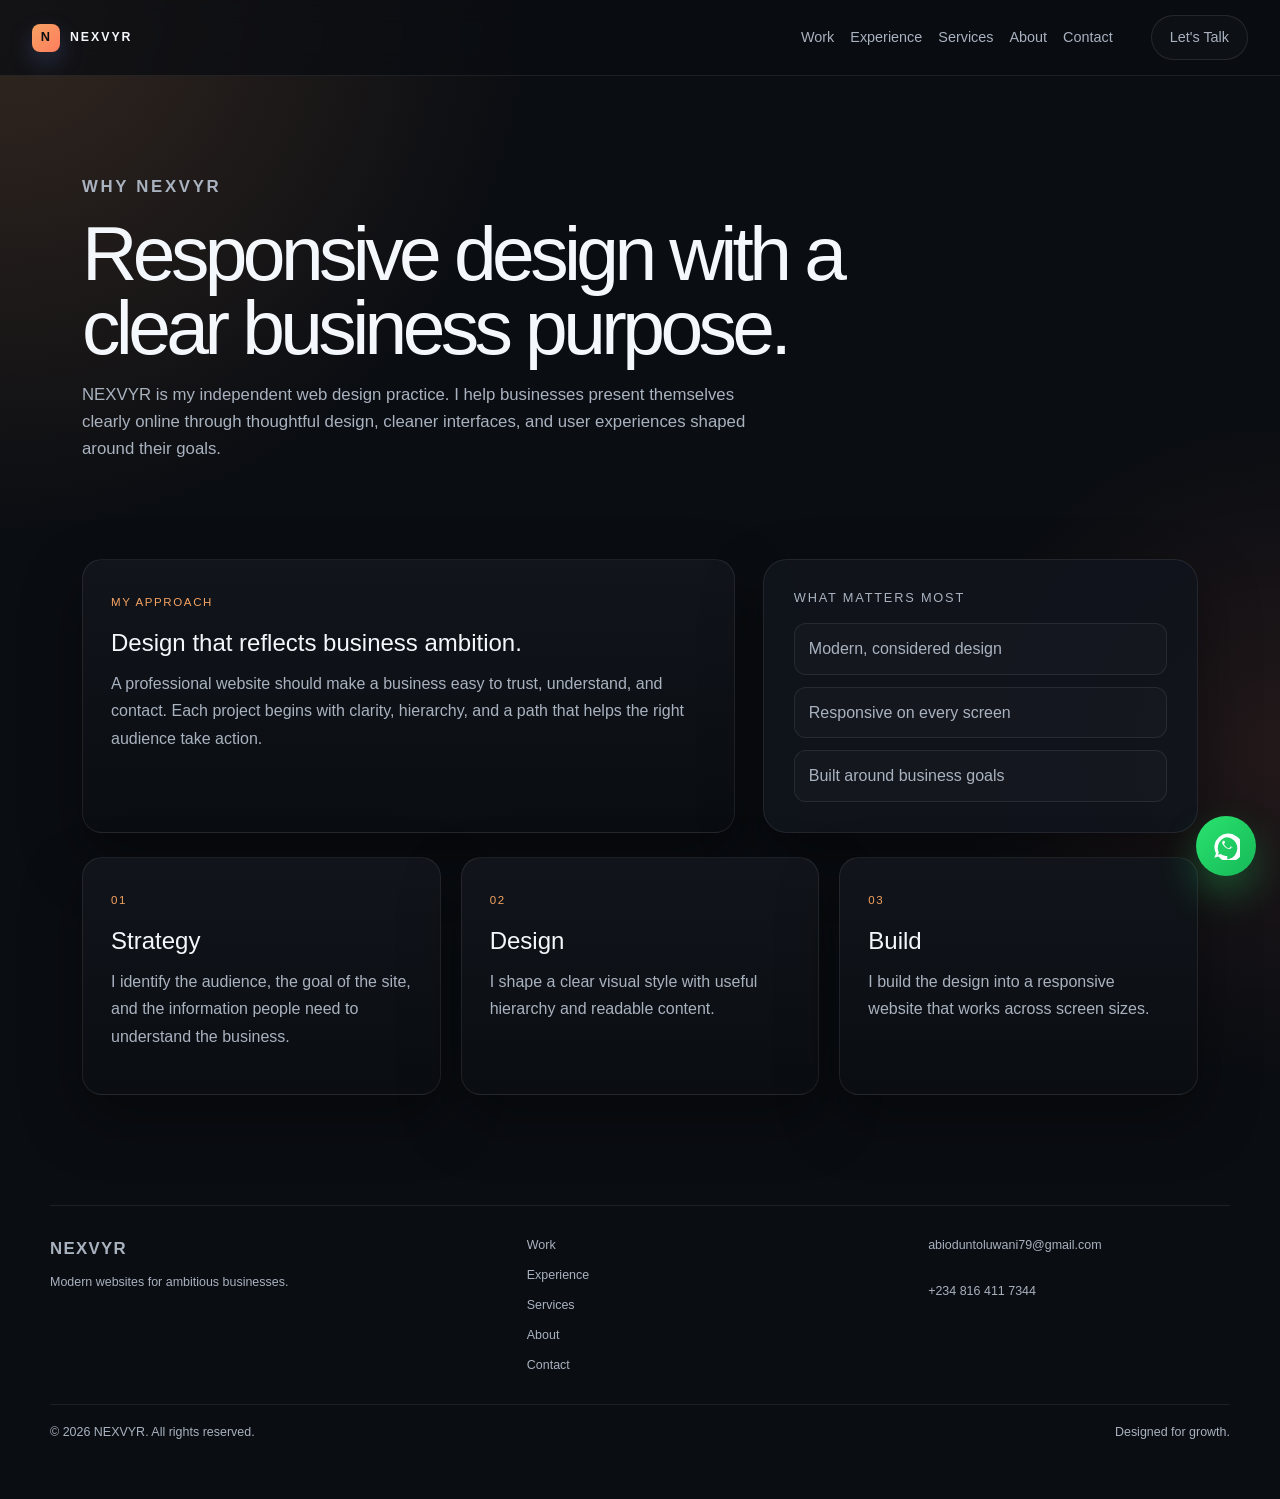
<file: about.html>
<!DOCTYPE html>
<html lang="en">
<head>
  <meta charset="UTF-8">
  <meta name="viewport" content="width=device-width, initial-scale=1.0">
  <title>About | NEXVYR</title>
  <meta name="description" content="Learn about NEXVYR, an independent web design practice focused on clear, responsive digital experiences for businesses.">
  <link href="https://cdn.jsdelivr.net/npm/bootstrap@5.3.3/dist/css/bootstrap.min.css" rel="stylesheet">
  <link rel="stylesheet" href="style.css">
</head>
<body>
  <header class="navbar navbar-expand-lg navbar-dark">
    <a href="index.html" class="logo" aria-label="NEXVYR home">
      <span class="logo-mark">N</span>
      <span class="logo-text">NEXVYR</span>
    </a>

    <button class="navbar-toggler" type="button" data-bs-toggle="collapse" data-bs-target="#site-navigation" aria-controls="site-navigation" aria-expanded="false" aria-label="Toggle navigation">
      <span class="navbar-toggler-icon"></span>
    </button>

    <nav class="collapse navbar-collapse nav-links" id="site-navigation" aria-label="Main navigation">
      <div class="navbar-nav ms-lg-auto">
        <a class="nav-link" href="work.html">Work</a>
        <a class="nav-link" href="experience.html">Experience</a>
        <a class="nav-link" href="services.html">Services</a>
        <a class="nav-link" href="about.html">About</a>
        <a class="nav-link" href="contact.html">Contact</a>
      </div>
      <a href="contact.html" class="nav-cta">Let's Talk</a>
    </nav>
  </header>

  <main class="page-main">
    <section class="page-hero">
      <p class="eyebrow">Why NEXVYR</p>
      <h1>Responsive design with a clear business purpose.</h1>
      <p>NEXVYR is my independent web design practice. I help businesses present themselves clearly online through thoughtful design, cleaner interfaces, and user experiences shaped around their goals.</p>
    </section>

    <section class="two-column">
      <article class="page-card">
        <span class="tag">My approach</span>
        <h3>Design that reflects business ambition.</h3>
        <p>A professional website should make a business easy to trust, understand, and contact. Each project begins with clarity, hierarchy, and a path that helps the right audience take action.</p>
      </article>

      <aside class="info-panel">
        <div>
          <h4>What matters most</h4>
          <div class="mini-list">
            <span>Modern, considered design</span>
            <span>Responsive on every screen</span>
            <span>Built around business goals</span>
          </div>
        </div>
      </aside>
    </section>

    <section class="page-grid">
      <article class="page-card">
        <span class="tag">01</span>
        <h3>Strategy</h3>
        <p>I identify the audience, the goal of the site, and the information people need to understand the business.</p>
      </article>

      <article class="page-card">
        <span class="tag">02</span>
        <h3>Design</h3>
        <p>I shape a clear visual style with useful hierarchy and readable content.</p>
      </article>

      <article class="page-card">
        <span class="tag">03</span>
        <h3>Build</h3>
        <p>I build the design into a responsive website that works across screen sizes.</p>
      </article>
    </section>
  </main>

  <footer class="footer">
    <div class="footer-grid">
      <div>
        <a href="index.html" class="logo footer-logo">NEXVYR</a>
        <p>Modern websites for ambitious businesses.</p>
      </div>

      <div class="footer-links">
        <a href="work.html">Work</a>
        <a href="experience.html">Experience</a>
        <a href="services.html">Services</a>
        <a href="about.html">About</a>
        <a href="contact.html">Contact</a>
      </div>

      <div class="footer-contact">
        <p>abioduntoluwani79@gmail.com</p>
        <p>+234 816 411 7344</p>
      </div>
    </div>

    <div class="footer-bottom">
      <p>© 2026 NEXVYR. All rights reserved.</p>
      <p>Designed for growth.</p>
    </div>
  </footer>

  <a href="https://wa.me/2348164117344" class="whatsapp-float" aria-label="Chat on WhatsApp" target="_blank" rel="noreferrer">
    <svg viewBox="0 0 24 24" aria-hidden="true" focusable="false">
      <path d="M20.5 3.5A11.7 11.7 0 0 0 3.4 18.5L2 22l3.6-1.1A11.7 11.7 0 1 0 20.5 3.5Zm-7.4 17.1c-1.9 0-3.8-.5-5.4-1.5l-.4-.2-2.1.6.6-2.1-.2-.4A9.6 9.6 0 0 1 12.1 4.4a9.7 9.7 0 0 1 9.6 9.8 9.7 9.7 0 0 1-8.6 9.4Zm5.3-7.1c-.3-.2-1.7-.8-2-.9-.3-.1-.5-.2-.7.2-.2.3-.8.9-.9 1.1-.2.2-.3.2-.6.1a8.1 8.1 0 0 1-2.3-1.4 8.9 8.9 0 0 1-1.6-2c-.2-.3 0-.5.2-.7l.3-.3c.1-.1.2-.2.3-.4.1-.2 0-.3 0-.4l-.4-1c-.1-.3-.3-.3-.4-.3h-.4c-.1 0-.3.1-.5.2s-.6.6-.6 1.5c0 .9.6 1.7.7 1.8.1.2 1.4 2.2 3.4 3.1.5.2.9.3 1.2.4.5.2.9.1 1.2.1.4 0 1.1-.5 1.3-1 .2-.6.2-1 .1-1.1-.1-.2-.3-.2-.6-.4Z" fill="currentColor"/>
    </svg>
  </a>

  <script src="https://cdn.jsdelivr.net/npm/bootstrap@5.3.3/dist/js/bootstrap.bundle.min.js"></script>
</body>
</html>
</file>
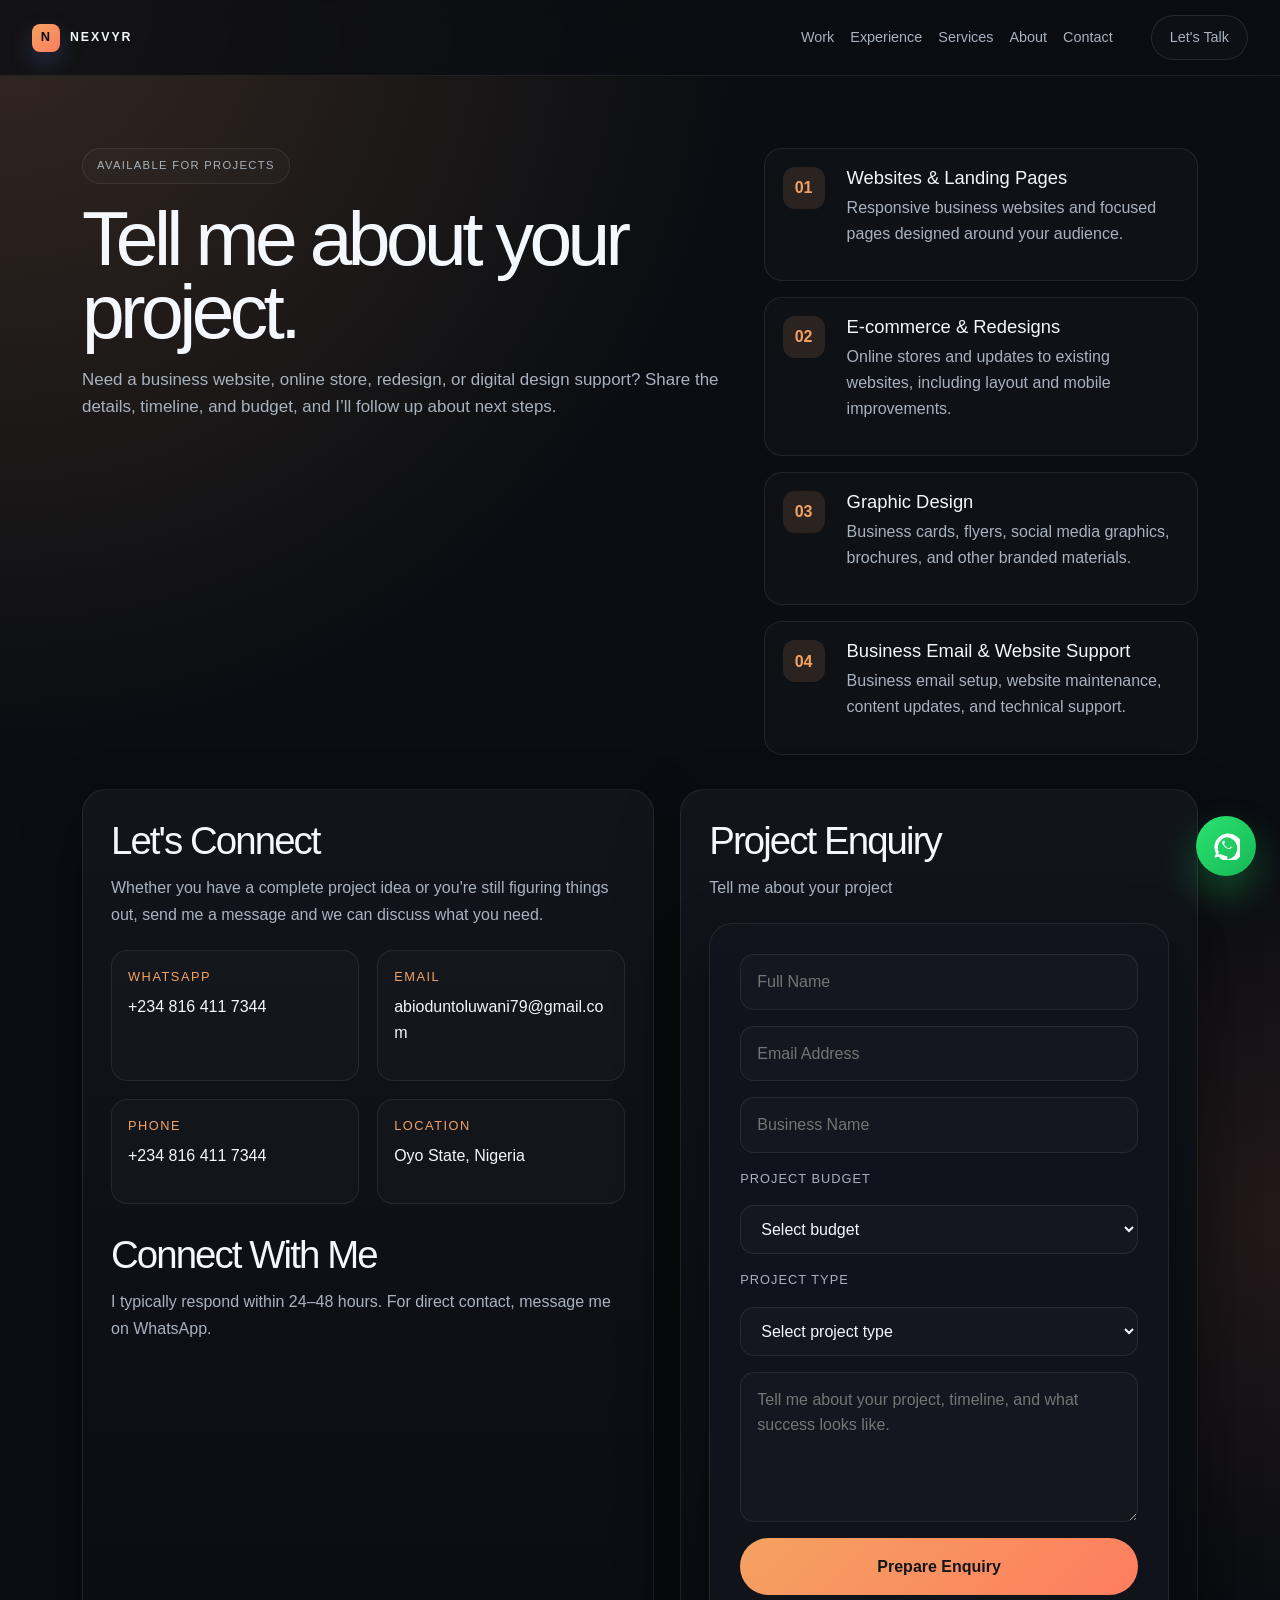
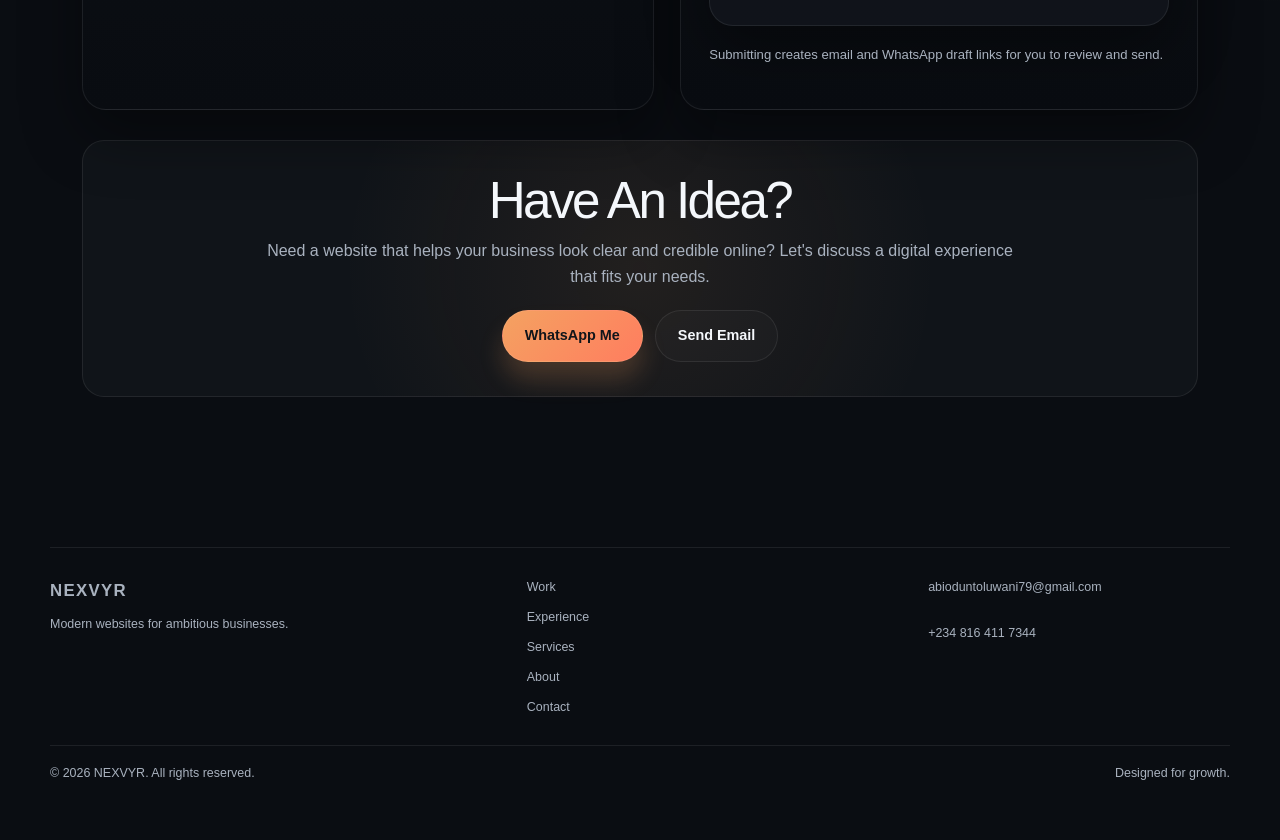
<file: contact.html>
<!DOCTYPE html>
<html lang="en">
<head>
  <meta charset="UTF-8">
  <meta name="viewport" content="width=device-width, initial-scale=1.0">
  <title>Contact | NEXVYR</title>
  <meta name="description" content="Contact Toluwani to discuss website design, e-commerce, graphic design, business email, or website support.">
  <link href="https://cdn.jsdelivr.net/npm/bootstrap@5.3.3/dist/css/bootstrap.min.css" rel="stylesheet">
  <link rel="stylesheet" href="style.css">
</head>
<body>
  <header class="navbar navbar-expand-lg navbar-dark">
    <a href="index.html" class="logo" aria-label="NEXVYR home">
      <span class="logo-mark">N</span>
      <span class="logo-text">NEXVYR</span>
    </a>

    <button class="navbar-toggler" type="button" data-bs-toggle="collapse" data-bs-target="#site-navigation" aria-controls="site-navigation" aria-expanded="false" aria-label="Toggle navigation">
      <span class="navbar-toggler-icon"></span>
    </button>

    <nav class="collapse navbar-collapse nav-links" id="site-navigation" aria-label="Main navigation">
      <div class="navbar-nav ms-lg-auto">
        <a class="nav-link" href="work.html">Work</a>
        <a class="nav-link" href="experience.html">Experience</a>
        <a class="nav-link" href="services.html">Services</a>
        <a class="nav-link" href="about.html">About</a>
        <a class="nav-link" href="contact.html">Contact</a>
      </div>
      <a href="contact.html" class="nav-cta">Let's Talk</a>
    </nav>
  </header>

  <main class="page-main contact-main">
    <section class="contact-intro">
      <div class="contact-intro-copy">
        <div class="mini-badge">Available for Projects</div>
        <h1>Tell me about your project.</h1>
        <p>Need a business website, online store, redesign, or digital design support? Share the details, timeline, and budget, and I’ll follow up about next steps.</p>
      </div>

      <div class="offer-list">
        <div class="offer-item">
          <span>01</span>
          <div>
            <h3>Websites & Landing Pages</h3>
            <p>Responsive business websites and focused pages designed around your audience.</p>
          </div>
        </div>
        <div class="offer-item">
          <span>02</span>
          <div>
            <h3>E-commerce & Redesigns</h3>
            <p>Online stores and updates to existing websites, including layout and mobile improvements.</p>
          </div>
        </div>
        <div class="offer-item">
          <span>03</span>
          <div>
            <h3>Graphic Design</h3>
            <p>Business cards, flyers, social media graphics, brochures, and other branded materials.</p>
          </div>
        </div>
        <div class="offer-item">
          <span>04</span>
          <div>
            <h3>Business Email & Website Support</h3>
            <p>Business email setup, website maintenance, content updates, and technical support.</p>
          </div>
        </div>
      </div>
    </section>

    <section class="contact-layout">
      <div class="contact-panel main-panel">
        <div class="panel-header">
          <h2>Let's Connect</h2>
          <p>Whether you have a complete project idea or you're still figuring things out, send me a message and we can discuss what you need.</p>
        </div>

        <div class="contact-methods">
          <div class="method-card">
            <h3>WhatsApp</h3>
            <p><a href="https://wa.me/2348164117344" target="_blank" rel="noreferrer">+234 816 411 7344</a></p>
          </div>
          <div class="method-card">
            <h3>Email</h3>
            <p><a href="mailto:abioduntoluwani79@gmail.com">abioduntoluwani79@gmail.com</a></p>
          </div>
          <div class="method-card">
            <h3>Phone</h3>
            <p><a href="tel:+2348164117344">+234 816 411 7344</a></p>
          </div>
          <div class="method-card">
            <h3>Location</h3>
            <p>Oyo State, Nigeria</p>
          </div>
        </div>

        <div class="panel-header small-gap">
          <h3>Connect With Me</h3>
          <p>I typically respond within 24–48 hours. For direct contact, message me on WhatsApp.</p>
        </div>
      </div>

      <aside class="contact-panel enquiry-panel">
        <div class="panel-header">
          <h2>Project Enquiry</h2>
          <p>Tell me about your project</p>
        </div>

        <form class="contact-form" id="project-form">
          <input type="text" name="Full Name" placeholder="Full Name" aria-label="Full Name" required>
          <input type="email" name="Email Address" placeholder="Email Address" aria-label="Email Address" required>
          <input type="text" name="Business Name" placeholder="Business Name" aria-label="Business Name">

          <label class="select-label">Project Budget</label>
          <select name="Project Budget" aria-label="Project Budget" required>
            <option value="">Select budget</option>
            <option>Below ₦200,000</option>
            <option>₦200,000 - ₦500,000</option>
            <option>₦500,000 - ₦800,000</option>
            <option>₦800,000 - ₦1,500,000</option>
            <option>₦1,500,000+</option>
            <option>Not sure yet</option>
          </select>

          <label class="select-label">Project Type</label>
          <select name="Project Type" aria-label="Project Type" required>
            <option value="">Select project type</option>
            <option>Business Website</option>
            <option>E-Commerce</option>
            <option>Landing Page</option>
            <option>Responsive UI Design</option>
            <option>Business Email Setup</option>
            <option>Graphic Design</option>
            <option>Website Maintenance</option>
            <option>Website Redesign</option>
            <option>Other / Not Sure</option>
          </select>

          <textarea name="Project Details" placeholder="Tell me about your project, timeline, and what success looks like." aria-label="Tell me about your project, timeline, and what success looks like." required></textarea>
          <button type="submit">Prepare Enquiry</button>
          <div class="contact-results" id="contact-results" hidden aria-live="polite">
            <p>Enquiry ready. Choose where to review and send it:</p>
            <div class="final-buttons">
              <a class="btn btn-primary" id="email-draft">Open email draft</a>
              <a class="btn btn-secondary" id="whatsapp-draft" target="_blank" rel="noopener noreferrer">Open WhatsApp</a>
            </div>
          </div>
        </form>

        <p class="form-footnote">Submitting creates email and WhatsApp draft links for you to review and send.</p>
      </aside>
    </section>

    <section class="final-call">
      <div class="final-call-card">
        <h2>Have An Idea?</h2>
        <p>Need a website that helps your business look clear and credible online? Let's discuss a digital experience that fits your needs.</p>
        <div class="final-buttons">
            <a href="https://wa.me/2348164117344" class="btn btn-primary" target="_blank" rel="noreferrer">WhatsApp Me</a>
            <a href="mailto:abioduntoluwani79@gmail.com" class="btn btn-secondary">Send Email</a>
        </div>
      </div>
    </section>
  </main>

  <footer class="footer">
    <div class="footer-grid">
      <div>
        <a href="index.html" class="logo footer-logo">NEXVYR</a>
        <p>Modern websites for ambitious businesses.</p>
      </div>

      <div class="footer-links">
        <a href="work.html">Work</a>
        <a href="experience.html">Experience</a>
        <a href="services.html">Services</a>
        <a href="about.html">About</a>
        <a href="contact.html">Contact</a>
      </div>

      <div class="footer-contact">
        <p>abioduntoluwani79@gmail.com</p>
        <p>+234 816 411 7344</p>
      </div>
    </div>

    <div class="footer-bottom">
      <p>© 2026 NEXVYR. All rights reserved.</p>
      <p>Designed for growth.</p>
    </div>
  </footer>

  <a href="https://wa.me/2348164117344?text=Hello%20Toluwani%2C%20I%20want%20to%20discuss%20a%20project." class="whatsapp-float" aria-label="Chat on WhatsApp" target="_blank" rel="noreferrer">
    <svg viewBox="0 0 24 24" aria-hidden="true" focusable="false">
      <path d="M20.5 3.5A11.7 11.7 0 0 0 3.4 18.5L2 22l3.6-1.1A11.7 11.7 0 1 0 20.5 3.5Zm-7.4 17.1c-1.9 0-3.8-.5-5.4-1.5l-.4-.2-2.1.6.6-2.1-.2-.4A9.6 9.6 0 0 1 12.1 4.4a9.7 9.7 0 0 1 9.6 9.8 9.7 9.7 0 0 1-8.6 9.4Zm5.3-7.1c-.3-.2-1.7-.8-2-.9-.3-.1-.5-.2-.7.2-.2.3-.8.9-.9 1.1-.2.2-.3.2-.6.1a8.1 8.1 0 0 1-2.3-1.4 8.9 8.9 0 0 1-1.6-2c-.2-.3 0-.5.2-.7l.3-.3c.1-.1.2-.2.3-.4.1-.2 0-.3 0-.4l-.4-1c-.1-.3-.3-.3-.4-.3h-.4c-.1 0-.3.1-.5.2s-.6.6-.6 1.5c0 .9.6 1.7.7 1.8.1.2 1.4 2.2 3.4 3.1.5.2.9.3 1.2.4.5.2.9.1 1.2.1.4 0 1.1-.5 1.3-1 .2-.6.2-1 .1-1.1-.1-.2-.3-.2-.6-.4Z" fill="currentColor"/>
    </svg>
  </a>
  <script src="https://cdn.jsdelivr.net/npm/bootstrap@5.3.3/dist/js/bootstrap.bundle.min.js"></script>
  <script>
    const projectForm = document.getElementById('project-form');
    const contactResults = document.getElementById('contact-results');
    const emailDraft = document.getElementById('email-draft');
    const whatsappDraft = document.getElementById('whatsapp-draft');

    function clearContactResults() {
      contactResults.hidden = true;
      emailDraft.removeAttribute('href');
      whatsappDraft.removeAttribute('href');
    }

    projectForm.addEventListener('input', clearContactResults);
    projectForm.addEventListener('change', clearContactResults);

    projectForm.addEventListener('submit', function (event) {
      event.preventDefault();

      const formData = new FormData(projectForm);
      const fullName = (formData.get('Full Name') || '').toString().trim();
      const email = (formData.get('Email Address') || '').toString().trim();
      const businessName = (formData.get('Business Name') || '').toString().trim();
      const budget = (formData.get('Project Budget') || '').toString().trim();
      const projectType = (formData.get('Project Type') || '').toString().trim();
      const details = (formData.get('Project Details') || '').toString().trim();

      if (!fullName || !email || !budget || !projectType || !details) {
        return;
      }

      const subject = encodeURIComponent(`Project enquiry from ${fullName}`);
      const body = encodeURIComponent(
        `Full Name: ${fullName}\n` +
        `Email Address: ${email}\n` +
        `Business Name: ${businessName || 'Not provided'}\n` +
        `Project Budget: ${budget}\n` +
        `Project Type: ${projectType}\n\n` +
        `Project Details:\n${details}`
      );

      const mailtoLink = `mailto:abioduntoluwani79@gmail.com?subject=${subject}&body=${body}`;
      const whatsappMessage = `Hello Toluwani, I want to discuss a project.\n\nFull Name: ${fullName}\nEmail Address: ${email}\nBusiness Name: ${businessName || 'Not provided'}\nProject Budget: ${budget}\nProject Type: ${projectType}\n\nProject Details:\n${details}`;
      const whatsappLink = `https://wa.me/2348164117344?text=${encodeURIComponent(whatsappMessage)}`;

      emailDraft.href = mailtoLink;
      whatsappDraft.href = whatsappLink;
      contactResults.hidden = false;
    });
  </script>
</body>
</html>
</file>
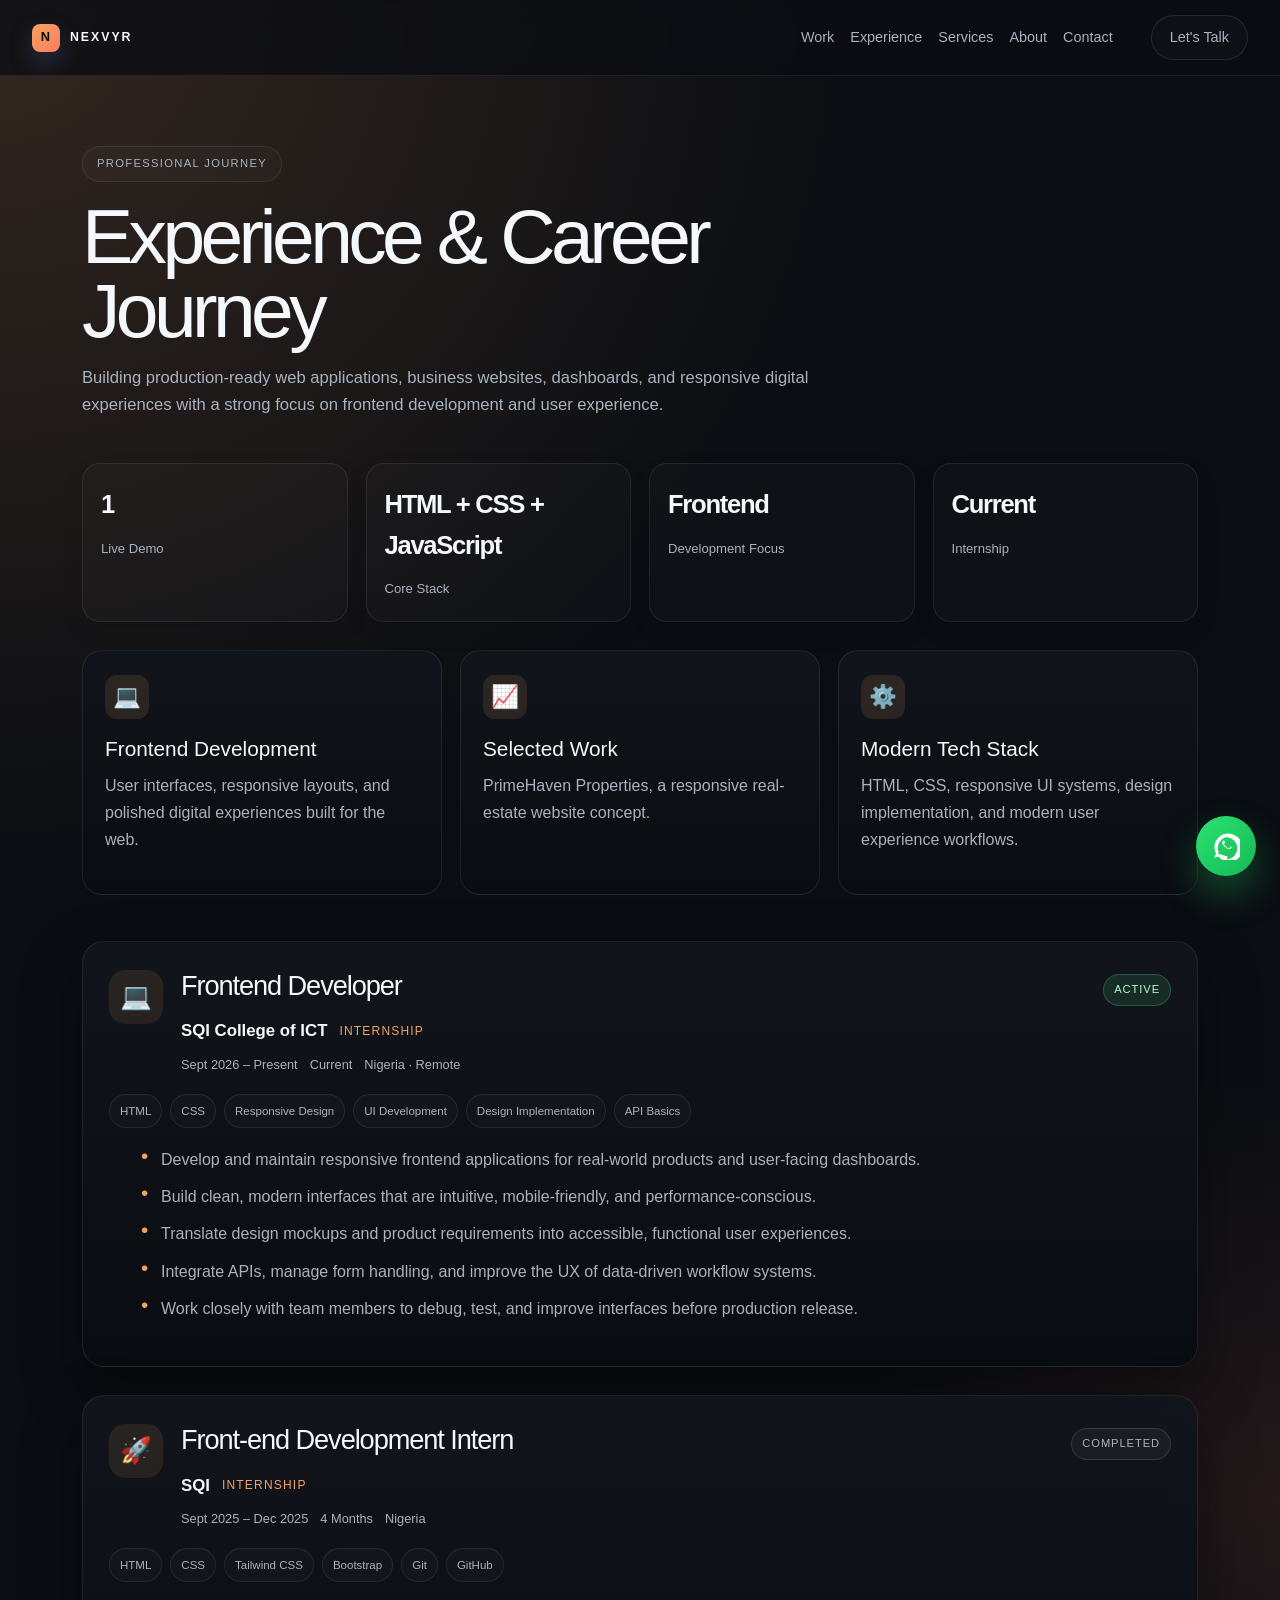
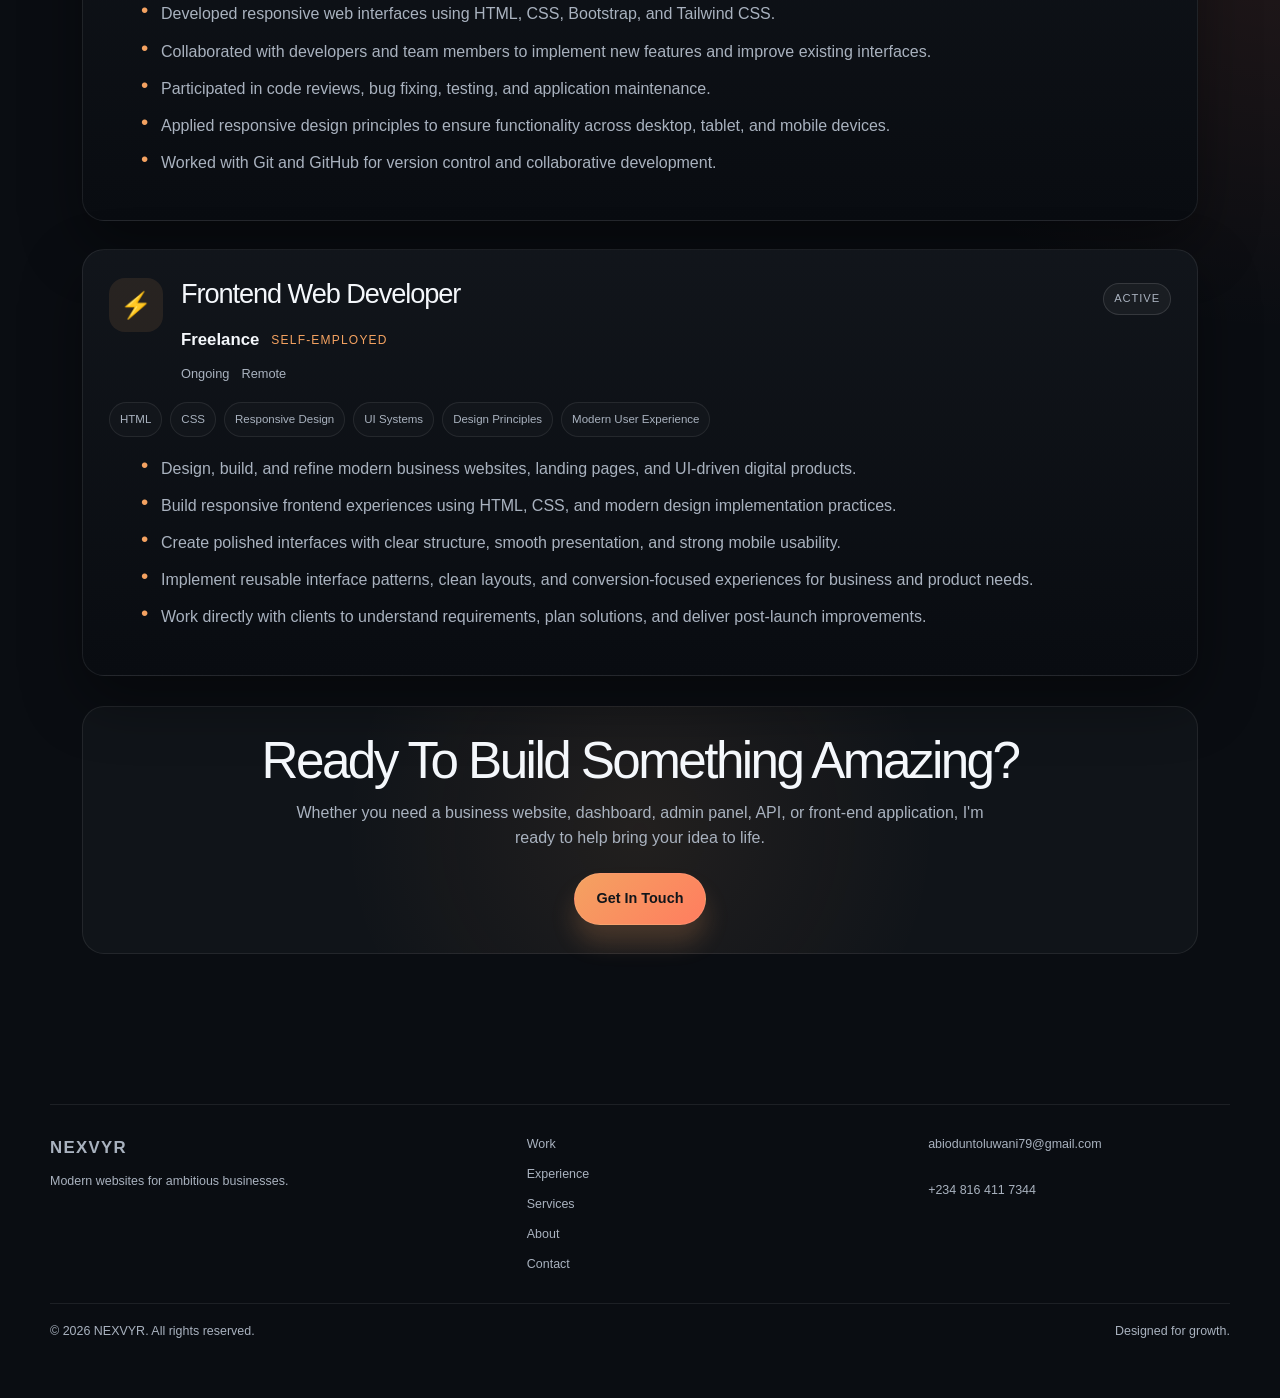
<file: experience.html>
<!DOCTYPE html>
<html lang="en">
<head>
  <meta charset="UTF-8">
  <meta name="viewport" content="width=device-width, initial-scale=1.0">
  <title>Experience | NEXVYR</title>
  <meta name="description" content="Experience and internship background for Toluwani Abiodun, a frontend developer working with responsive web apps and modern user interfaces.">
  <link href="https://cdn.jsdelivr.net/npm/bootstrap@5.3.3/dist/css/bootstrap.min.css" rel="stylesheet">
  <link rel="stylesheet" href="style.css">
</head>
<body>
  <header class="navbar navbar-expand-lg navbar-dark">
    <a href="index.html" class="logo" aria-label="NEXVYR home">
      <span class="logo-mark">N</span>
      <span class="logo-text">NEXVYR</span>
    </a>

    <button class="navbar-toggler" type="button" data-bs-toggle="collapse" data-bs-target="#site-navigation" aria-controls="site-navigation" aria-expanded="false" aria-label="Toggle navigation">
      <span class="navbar-toggler-icon"></span>
    </button>

    <nav class="collapse navbar-collapse nav-links" id="site-navigation" aria-label="Main navigation">
      <div class="navbar-nav ms-lg-auto">
        <a class="nav-link" href="work.html">Work</a>
        <a class="nav-link" href="experience.html">Experience</a>
        <a class="nav-link" href="services.html">Services</a>
        <a class="nav-link" href="about.html">About</a>
        <a class="nav-link" href="contact.html">Contact</a>
      </div>
      <a href="contact.html" class="nav-cta">Let's Talk</a>
    </nav>
  </header>

  <main class="page-main experience-main">
    <section class="experience-hero">
      <div class="experience-header">
        <div class="mini-badge">Professional Journey</div>
        <h1>Experience & Career Journey</h1>
        <p>
          Building production-ready web applications, business websites, dashboards, and responsive digital
          experiences with a strong focus on frontend development and user experience.
        </p>
      </div>

      <div class="experience-metrics">
        <div class="metric-card">
          <span>1</span>
          <small>Live Demo</small>
        </div>
        <div class="metric-card">
          <span>HTML + CSS + JavaScript</span>
          <small>Core Stack</small>
        </div>
        <div class="metric-card">
          <span>Frontend</span>
          <small>Development Focus</small>
        </div>
        <div class="metric-card">
          <span>Current</span>
          <small>Internship</small>
        </div>
      </div>

      <div class="feature-grid">
        <article class="feature-card">
          <div class="feature-icon">💻</div>
          <h3>Frontend Development</h3>
          <p>User interfaces, responsive layouts, and polished digital experiences built for the web.</p>
        </article>

        <article class="feature-card">
          <div class="feature-icon">📈</div>
          <h3>Selected Work</h3>
          <p>PrimeHaven Properties, a responsive real-estate website concept.</p>
        </article>

        <article class="feature-card">
          <div class="feature-icon">⚙️</div>
          <h3>Modern Tech Stack</h3>
          <p>HTML, CSS, responsive UI systems, design implementation, and modern user experience workflows.</p>
        </article>
      </div>
    </section>

    <section class="timeline">
      <article class="timeline-item">
        <div class="timeline-header">
          <div class="timeline-icon">💻</div>
          <div class="timeline-info">
            <div class="title-row">
              <h2>Frontend Developer</h2>
              <span class="status-badge">Active</span>
            </div>
            <div class="company-row">
              <span class="company">SQI College of ICT</span>
              <span class="role-type">Internship</span>
            </div>
            <div class="meta-row">
              <span>Sept 2026 – Present</span>
              <span>Current</span>
              <span>Nigeria · Remote</span>
            </div>
          </div>
        </div>

        <div class="tag-list">
          <span>HTML</span>
          <span>CSS</span>
          <span>Responsive Design</span>
          <span>UI Development</span>
          <span>Design Implementation</span>
          <span>API Basics</span>
        </div>

        <ul class="responsibilities">
          <li>Develop and maintain responsive frontend applications for real-world products and user-facing dashboards.</li>
          <li>Build clean, modern interfaces that are intuitive, mobile-friendly, and performance-conscious.</li>
          <li>Translate design mockups and product requirements into accessible, functional user experiences.</li>
          <li>Integrate APIs, manage form handling, and improve the UX of data-driven workflow systems.</li>
          <li>Work closely with team members to debug, test, and improve interfaces before production release.</li>
        </ul>
      </article>

      <article class="timeline-item">
        <div class="timeline-header">
          <div class="timeline-icon">🚀</div>
          <div class="timeline-info">
            <div class="title-row">
              <h2>Front-end Development Intern</h2>
              <span class="status-badge muted">Completed</span>
            </div>
            <div class="company-row">
              <span class="company">SQI</span>
              <span class="role-type">Internship</span>
            </div>
            <div class="meta-row">
              <span>Sept 2025 – Dec 2025</span>
              <span>4 Months</span>
              <span>Nigeria</span>
            </div>
          </div>
        </div>

        <div class="tag-list">
          <span>HTML</span>
          <span>CSS</span>
          <span>Tailwind CSS</span>
          <span>Bootstrap</span>
          <span>Git</span>
          <span>GitHub</span>
        </div>

        <ul class="responsibilities">
          <li>Developed responsive web interfaces using HTML, CSS, Bootstrap, and Tailwind CSS.</li>
          <li>Collaborated with developers and team members to implement new features and improve existing interfaces.</li>
          <li>Participated in code reviews, bug fixing, testing, and application maintenance.</li>
          <li>Applied responsive design principles to ensure functionality across desktop, tablet, and mobile devices.</li>
          <li>Worked with Git and GitHub for version control and collaborative development.</li>
        </ul>
      </article>

      <article class="timeline-item">
        <div class="timeline-header">
          <div class="timeline-icon">⚡</div>
          <div class="timeline-info">
            <div class="title-row">
              <h2>Frontend Web Developer</h2>
              <span class="status-badge muted">Active</span>
            </div>
            <div class="company-row">
              <span class="company">Freelance</span>
              <span class="role-type">Self-Employed</span>
            </div>
            <div class="meta-row">
              <span>Ongoing</span>
              <span>Remote</span>
            </div>
          </div>
        </div>

        <div class="tag-list">
          <span>HTML</span>
          <span>CSS</span>
          <span>Responsive Design</span>
          <span>UI Systems</span>
          <span>Design Principles</span>
          <span>Modern User Experience</span>
        </div>

        <ul class="responsibilities">
          <li>Design, build, and refine modern business websites, landing pages, and UI-driven digital products.</li>
          <li>Build responsive frontend experiences using HTML, CSS, and modern design implementation practices.</li>
          <li>Create polished interfaces with clear structure, smooth presentation, and strong mobile usability.</li>
          <li>Implement reusable interface patterns, clean layouts, and conversion-focused experiences for business and product needs.</li>
          <li>Work directly with clients to understand requirements, plan solutions, and deliver post-launch improvements.</li>
        </ul>
      </article>
    </section>

    <section class="experience-cta">
      <div class="cta-box">
        <h3>Ready To Build Something Amazing?</h3>
        <p>
          Whether you need a business website, dashboard, admin panel, API, or front-end application,
          I'm ready to help bring your idea to life.
        </p>
        <a href="contact.html" class="btn btn-primary">Get In Touch</a>
      </div>
    </section>
  </main>

  <footer class="footer">
    <div class="footer-grid">
      <div>
        <a href="index.html" class="logo footer-logo">NEXVYR</a>
        <p>Modern websites for ambitious businesses.</p>
      </div>

      <div class="footer-links">
        <a href="work.html">Work</a>
        <a href="experience.html">Experience</a>
        <a href="services.html">Services</a>
        <a href="about.html">About</a>
        <a href="contact.html">Contact</a>
      </div>

      <div class="footer-contact">
        <p>abioduntoluwani79@gmail.com</p>
        <p>+234 816 411 7344</p>
      </div>
    </div>

    <div class="footer-bottom">
      <p>© 2026 NEXVYR. All rights reserved.</p>
      <p>Designed for growth.</p>
    </div>
  </footer>

  <a href="https://wa.me/2348164117344" class="whatsapp-float" aria-label="Chat on WhatsApp" target="_blank" rel="noreferrer">
    <svg viewBox="0 0 24 24" aria-hidden="true" focusable="false">
      <path d="M20.5 3.5A11.7 11.7 0 0 0 3.4 18.5L2 22l3.6-1.1A11.7 11.7 0 1 0 20.5 3.5Zm-7.4 17.1c-1.9 0-3.8-.5-5.4-1.5l-.4-.2-2.1.6.6-2.1-.2-.4A9.6 9.6 0 0 1 12.1 4.4a9.7 9.7 0 0 1 9.6 9.8 9.7 9.7 0 0 1-8.6 9.4Zm5.3-7.1c-.3-.2-1.7-.8-2-.9-.3-.1-.5-.2-.7.2-.2.3-.8.9-.9 1.1-.2.2-.3.2-.6.1a8.1 8.1 0 0 1-2.3-1.4 8.9 8.9 0 0 1-1.6-2c-.2-.3 0-.5.2-.7l.3-.3c.1-.1.2-.2.3-.4.1-.2 0-.3 0-.4l-.4-1c-.1-.3-.3-.3-.4-.3h-.4c-.1 0-.3.1-.5.2s-.6.6-.6 1.5c0 .9.6 1.7.7 1.8.1.2 1.4 2.2 3.4 3.1.5.2.9.3 1.2.4.5.2.9.1 1.2.1.4 0 1.1-.5 1.3-1 .2-.6.2-1 .1-1.1-.1-.2-.3-.2-.6-.4Z" fill="currentColor"/>
    </svg>
  </a>
  <script src="https://cdn.jsdelivr.net/npm/bootstrap@5.3.3/dist/js/bootstrap.bundle.min.js"></script>
</body>
</html>
</file>
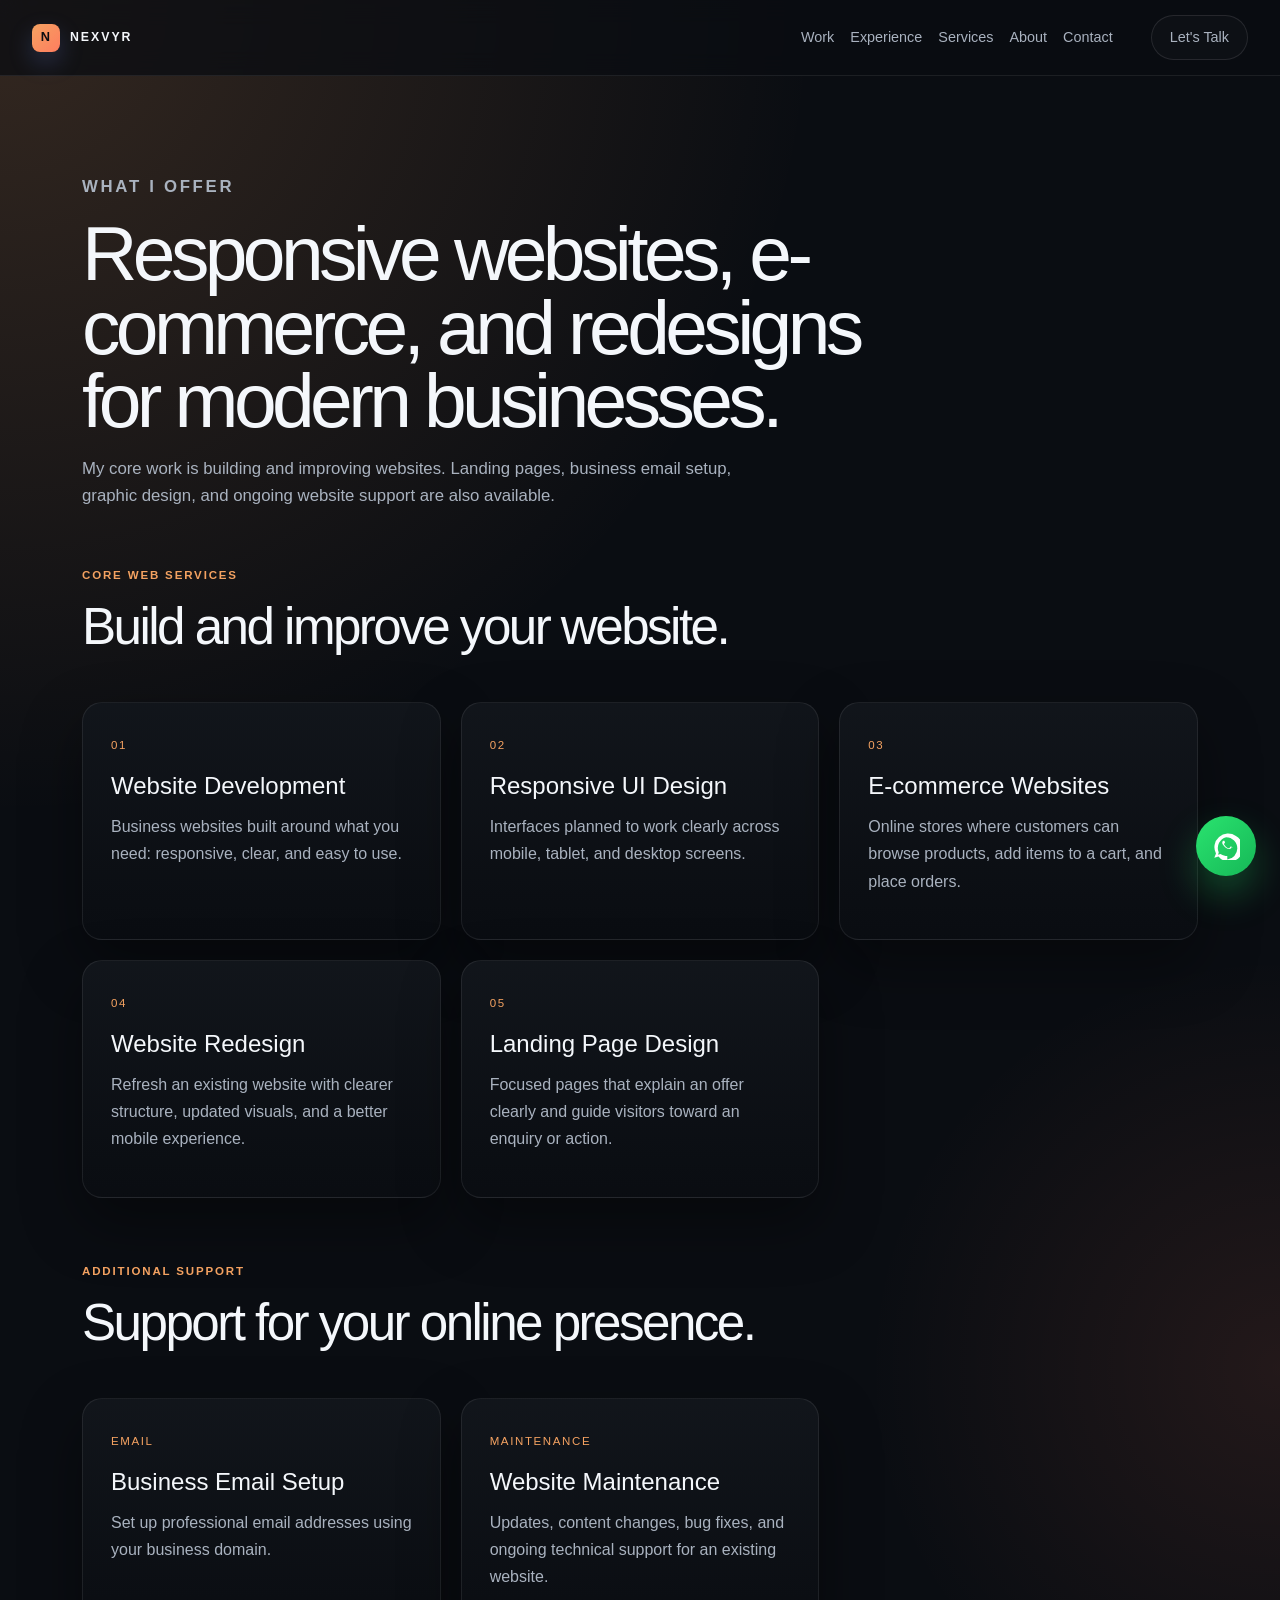
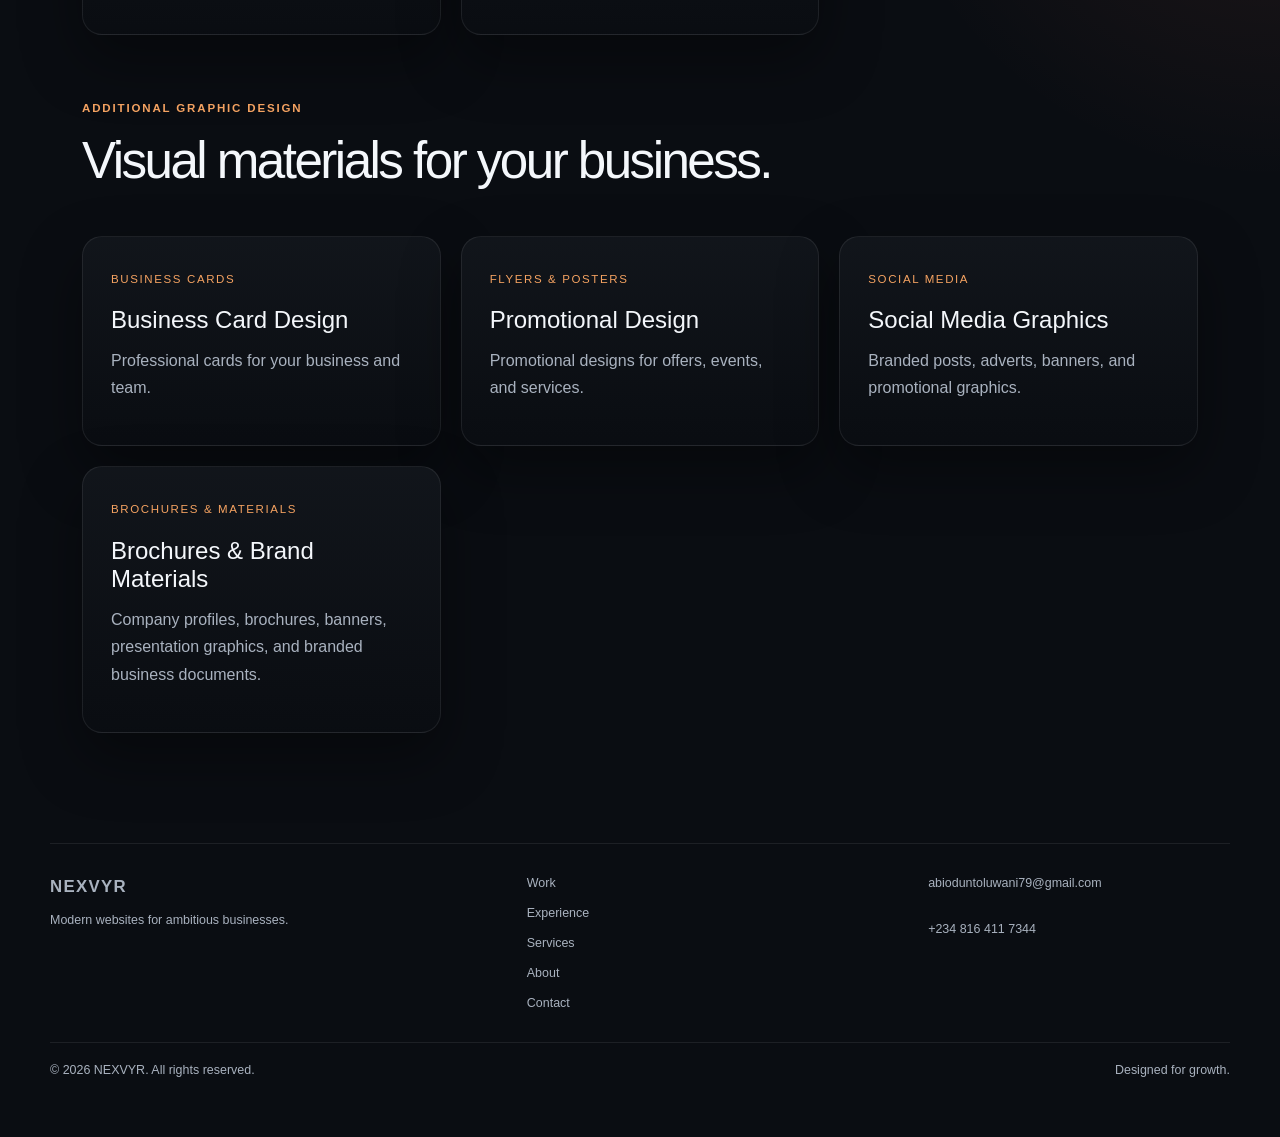
<file: services.html>
<!DOCTYPE html>
<html lang="en">
<head>
  <meta charset="UTF-8">
  <meta name="viewport" content="width=device-width, initial-scale=1.0">
  <title>Services | NEXVYR</title>
  <meta name="description" content="Website design, e-commerce, graphic design, business email setup, and ongoing website support for businesses.">
  <link href="https://cdn.jsdelivr.net/npm/bootstrap@5.3.3/dist/css/bootstrap.min.css" rel="stylesheet">
  <link rel="stylesheet" href="style.css">
</head>
<body>
  <header class="navbar navbar-expand-lg navbar-dark">
    <a href="index.html" class="logo" aria-label="NEXVYR home">
      <span class="logo-mark">N</span>
      <span class="logo-text">NEXVYR</span>
    </a>

    <button class="navbar-toggler" type="button" data-bs-toggle="collapse" data-bs-target="#site-navigation" aria-controls="site-navigation" aria-expanded="false" aria-label="Toggle navigation">
      <span class="navbar-toggler-icon"></span>
    </button>

    <nav class="collapse navbar-collapse nav-links" id="site-navigation" aria-label="Main navigation">
      <div class="navbar-nav ms-lg-auto">
        <a class="nav-link" href="work.html">Work</a>
        <a class="nav-link" href="experience.html">Experience</a>
        <a class="nav-link" href="services.html">Services</a>
        <a class="nav-link" href="about.html">About</a>
        <a class="nav-link" href="contact.html">Contact</a>
      </div>
      <a href="contact.html" class="nav-cta">Let's Talk</a>
    </nav>
  </header>

  <main class="page-main">
    <section class="page-hero">
      <p class="eyebrow">What I offer</p>
      <h1>Responsive websites, e-commerce, and redesigns for modern businesses.</h1>
      <p>My core work is building and improving websites. Landing pages, business email setup, graphic design, and ongoing website support are also available.</p>
    </section>

    <section class="core-services">
      <div class="section-heading">
        <p class="eyebrow">CORE WEB SERVICES</p>
        <h2>Build and improve your website.</h2>
      </div>

      <div class="page-grid">
        <article class="page-card">
          <span class="tag">01</span>
          <h3>Website Development</h3>
          <p>Business websites built around what you need: responsive, clear, and easy to use.</p>
        </article>

        <article class="page-card">
          <span class="tag">02</span>
          <h3>Responsive UI Design</h3>
          <p>Interfaces planned to work clearly across mobile, tablet, and desktop screens.</p>
        </article>

        <article class="page-card">
          <span class="tag">03</span>
          <h3>E-commerce Websites</h3>
          <p>Online stores where customers can browse products, add items to a cart, and place orders.</p>
        </article>

        <article class="page-card">
          <span class="tag">04</span>
          <h3>Website Redesign</h3>
          <p>Refresh an existing website with clearer structure, updated visuals, and a better mobile experience.</p>
        </article>

        <article class="page-card">
          <span class="tag">05</span>
          <h3>Landing Page Design</h3>
          <p>Focused pages that explain an offer clearly and guide visitors toward an enquiry or action.</p>
        </article>
      </div>
    </section>

    <section class="additional-services">
      <div class="section-heading">
        <p class="eyebrow">ADDITIONAL SUPPORT</p>
        <h2>Support for your online presence.</h2>
      </div>

      <div class="page-grid">
        <article class="page-card">
          <span class="tag">Email</span>
          <h3>Business Email Setup</h3>
          <p>Set up professional email addresses using your business domain.</p>
        </article>

        <article class="page-card">
          <span class="tag">Maintenance</span>
          <h3>Website Maintenance</h3>
          <p>Updates, content changes, bug fixes, and ongoing technical support for an existing website.</p>
        </article>
      </div>
    </section>

    <section class="graphic-design-section">
      <div class="section-heading">
        <p class="eyebrow">ADDITIONAL GRAPHIC DESIGN</p>
        <h2>Visual materials for your business.</h2>
      </div>

      <div class="page-grid">
        <article class="page-card">
          <span class="tag">Business Cards</span>
          <h3>Business Card Design</h3>
          <p>Professional cards for your business and team.</p>
        </article>

        <article class="page-card">
          <span class="tag">Flyers & Posters</span>
          <h3>Promotional Design</h3>
          <p>Promotional designs for offers, events, and services.</p>
        </article>

        <article class="page-card">
          <span class="tag">Social Media</span>
          <h3>Social Media Graphics</h3>
          <p>Branded posts, adverts, banners, and promotional graphics.</p>
        </article>

        <article class="page-card">
          <span class="tag">Brochures & Materials</span>
          <h3>Brochures & Brand Materials</h3>
          <p>Company profiles, brochures, banners, presentation graphics, and branded business documents.</p>
        </article>
      </div>
    </section>
  </main>

  <footer class="footer">
    <div class="footer-grid">
      <div>
        <a href="index.html" class="logo footer-logo">NEXVYR</a>
        <p>Modern websites for ambitious businesses.</p>
      </div>

      <div class="footer-links">
        <a href="work.html">Work</a>
        <a href="experience.html">Experience</a>
        <a href="services.html">Services</a>
        <a href="about.html">About</a>
        <a href="contact.html">Contact</a>
      </div>

      <div class="footer-contact">
        <p>abioduntoluwani79@gmail.com</p>
        <p>+234 816 411 7344</p>
      </div>
    </div>

    <div class="footer-bottom">
      <p>© 2026 NEXVYR. All rights reserved.</p>
      <p>Designed for growth.</p>
    </div>
  </footer>

  <a href="https://wa.me/2348164117344" class="whatsapp-float" aria-label="Chat on WhatsApp" target="_blank" rel="noreferrer">
    <svg viewBox="0 0 24 24" aria-hidden="true" focusable="false">
      <path d="M20.5 3.5A11.7 11.7 0 0 0 3.4 18.5L2 22l3.6-1.1A11.7 11.7 0 1 0 20.5 3.5Zm-7.4 17.1c-1.9 0-3.8-.5-5.4-1.5l-.4-.2-2.1.6.6-2.1-.2-.4A9.6 9.6 0 0 1 12.1 4.4a9.7 9.7 0 0 1 9.6 9.8 9.7 9.7 0 0 1-8.6 9.4Zm5.3-7.1c-.3-.2-1.7-.8-2-.9-.3-.1-.5-.2-.7.2-.2.3-.8.9-.9 1.1-.2.2-.3.2-.6.1a8.1 8.1 0 0 1-2.3-1.4 8.9 8.9 0 0 1-1.6-2c-.2-.3 0-.5.2-.7l.3-.3c.1-.1.2-.2.3-.4.1-.2 0-.3 0-.4l-.4-1c-.1-.3-.3-.3-.4-.3h-.4c-.1 0-.3.1-.5.2s-.6.6-.6 1.5c0 .9.6 1.7.7 1.8.1.2 1.4 2.2 3.4 3.1.5.2.9.3 1.2.4.5.2.9.1 1.2.1.4 0 1.1-.5 1.3-1 .2-.6.2-1 .1-1.1-.1-.2-.3-.2-.6-.4Z" fill="currentColor"/>
    </svg>
  </a>
  <script src="https://cdn.jsdelivr.net/npm/bootstrap@5.3.3/dist/js/bootstrap.bundle.min.js"></script>
</body>
</html>
</file>
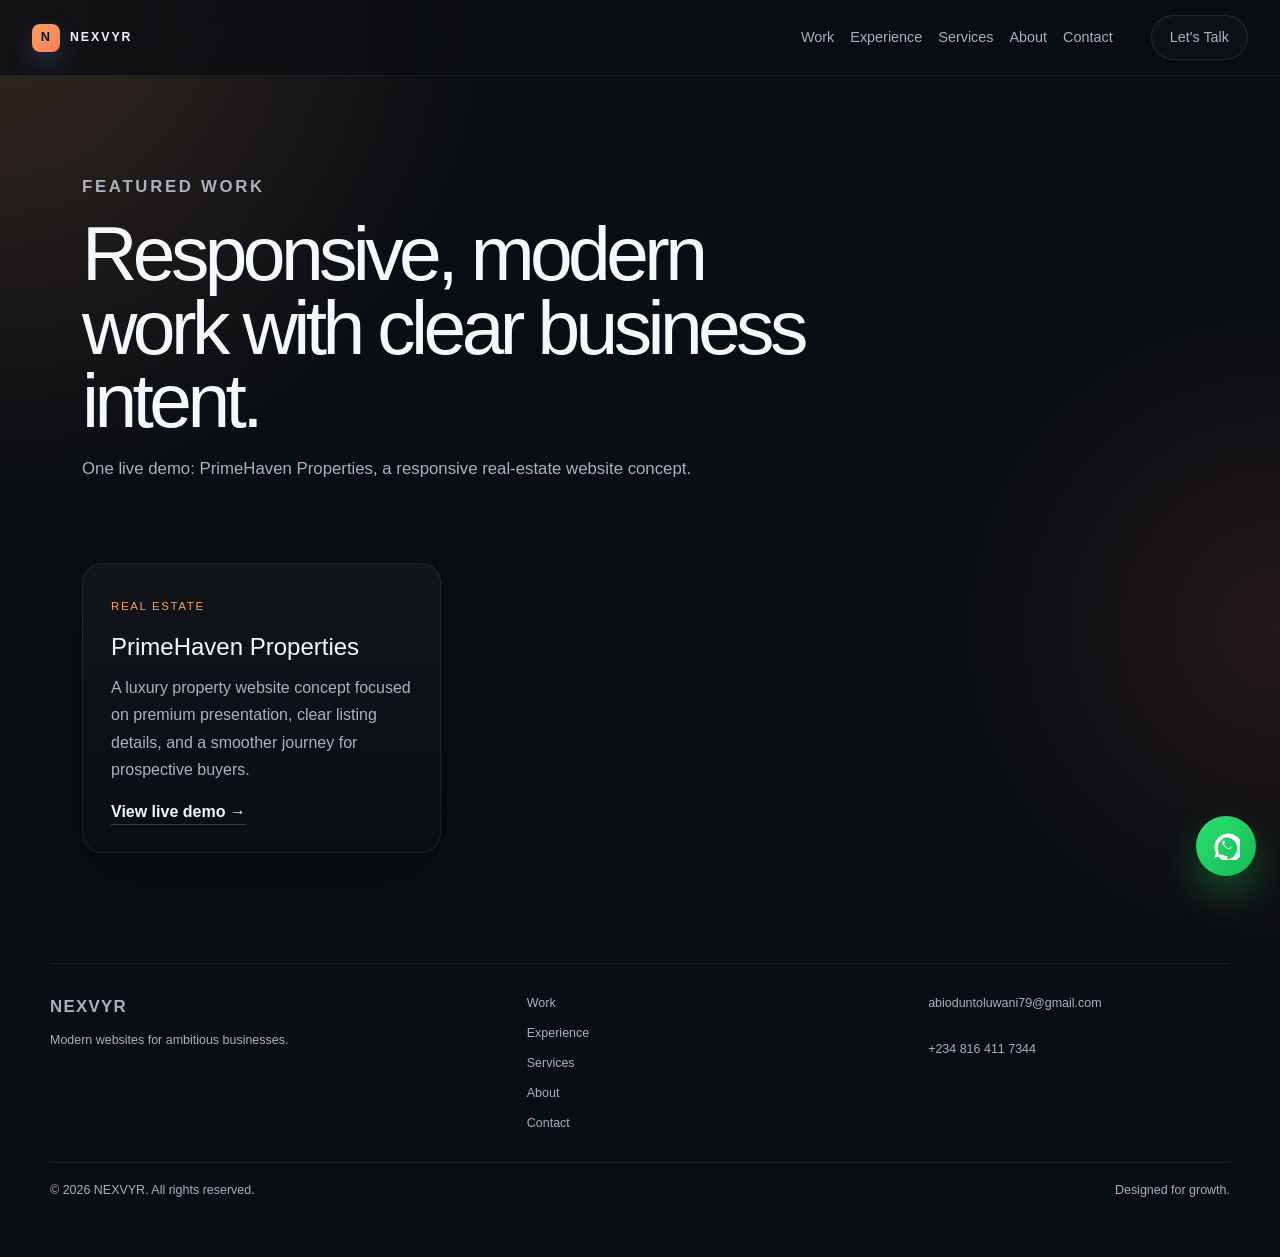
<file: work.html>
<!DOCTYPE html>
<html lang="en">
<head>
  <meta charset="UTF-8">
  <meta name="viewport" content="width=device-width, initial-scale=1.0">
  <title>Work | NEXVYR</title>
  <meta name="description" content="View Toluwani Abiodun's live PrimeHaven Properties website concept demo.">
  <link href="https://cdn.jsdelivr.net/npm/bootstrap@5.3.3/dist/css/bootstrap.min.css" rel="stylesheet">
  <link rel="stylesheet" href="style.css">
</head>
<body>
  <header class="navbar navbar-expand-lg navbar-dark">
    <a href="index.html" class="logo" aria-label="NEXVYR home">
      <span class="logo-mark">N</span>
      <span class="logo-text">NEXVYR</span>
    </a>

    <button class="navbar-toggler" type="button" data-bs-toggle="collapse" data-bs-target="#site-navigation" aria-controls="site-navigation" aria-expanded="false" aria-label="Toggle navigation">
      <span class="navbar-toggler-icon"></span>
    </button>

    <nav class="collapse navbar-collapse nav-links" id="site-navigation" aria-label="Main navigation">
      <div class="navbar-nav ms-lg-auto">
        <a class="nav-link" href="work.html">Work</a>
        <a class="nav-link" href="experience.html">Experience</a>
        <a class="nav-link" href="services.html">Services</a>
        <a class="nav-link" href="about.html">About</a>
        <a class="nav-link" href="contact.html">Contact</a>
      </div>
      <a href="contact.html" class="nav-cta">Let's Talk</a>
    </nav>
  </header>

  <main class="page-main">
    <section class="page-hero">
      <p class="eyebrow">Featured work</p>
      <h1>Responsive, modern work with clear business intent.</h1>
      <p>One live demo: PrimeHaven Properties, a responsive real-estate website concept.</p>
    </section>

    <section class="page-grid">
      <article class="page-card">
        <span class="tag">Real estate</span>
        <h3>PrimeHaven Properties</h3>
        <p>A luxury property website concept focused on premium presentation, clear listing details, and a smoother journey for prospective buyers.</p>
        <a href="primehaven/index.html" class="project-link" target="_blank" rel="noopener noreferrer">View live demo →</a>
      </article>

    </section>
  </main>

  <footer class="footer">
    <div class="footer-grid">
      <div>
        <a href="index.html" class="logo footer-logo">NEXVYR</a>
        <p>Modern websites for ambitious businesses.</p>
      </div>

      <div class="footer-links">
        <a href="work.html">Work</a>
        <a href="experience.html">Experience</a>
        <a href="services.html">Services</a>
        <a href="about.html">About</a>
        <a href="contact.html">Contact</a>
      </div>

      <div class="footer-contact">
        <p>abioduntoluwani79@gmail.com</p>
        <p>+234 816 411 7344</p>
      </div>
    </div>

    <div class="footer-bottom">
      <p>© 2026 NEXVYR. All rights reserved.</p>
      <p>Designed for growth.</p>
    </div>
  </footer>

  <a href="https://wa.me/2348164117344" class="whatsapp-float" aria-label="Chat on WhatsApp" target="_blank" rel="noreferrer">
    <svg viewBox="0 0 24 24" aria-hidden="true" focusable="false">
      <path d="M20.5 3.5A11.7 11.7 0 0 0 3.4 18.5L2 22l3.6-1.1A11.7 11.7 0 1 0 20.5 3.5Zm-7.4 17.1c-1.9 0-3.8-.5-5.4-1.5l-.4-.2-2.1.6.6-2.1-.2-.4A9.6 9.6 0 0 1 12.1 4.4a9.7 9.7 0 0 1 9.6 9.8 9.7 9.7 0 0 1-8.6 9.4Zm5.3-7.1c-.3-.2-1.7-.8-2-.9-.3-.1-.5-.2-.7.2-.2.3-.8.9-.9 1.1-.2.2-.3.2-.6.1a8.1 8.1 0 0 1-2.3-1.4 8.9 8.9 0 0 1-1.6-2c-.2-.3 0-.5.2-.7l.3-.3c.1-.1.2-.2.3-.4.1-.2 0-.3 0-.4l-.4-1c-.1-.3-.3-.3-.4-.3h-.4c-.1 0-.3.1-.5.2s-.6.6-.6 1.5c0 .9.6 1.7.7 1.8.1.2 1.4 2.2 3.4 3.1.5.2.9.3 1.2.4.5.2.9.1 1.2.1.4 0 1.1-.5 1.3-1 .2-.6.2-1 .1-1.1-.1-.2-.3-.2-.6-.4Z" fill="currentColor"/>
    </svg>
  </a>

  <script src="https://cdn.jsdelivr.net/npm/bootstrap@5.3.3/dist/js/bootstrap.bundle.min.js"></script>
</body>
</html>
</file>
<file: style.css>
:root {
  color-scheme: dark;

  --bg: #0a0d12;
  --bg-2: #0f141a;
  --surface: rgba(17, 21, 27, 0.94);
  --surface-2: rgba(21, 26, 33, 0.98);
  --text: #f4f7fb;
  --muted: #a9b2bf;
  --line: rgba(255, 255, 255, 0.08);
  --accent: #f4a261;
  --accent-2: #ff7d5f;
  --accent-soft: rgba(244, 162, 97, 0.14);
  --shadow: 0 24px 60px rgba(0, 0, 0, 0.38);

  --container: 1180px;
  --radius: 22px;
}

* {
  margin: 0;
  padding: 0;
  box-sizing: border-box;
}

html {
  scroll-behavior: smooth;
}

body {
  background:
    radial-gradient(circle at top left, rgba(244, 162, 97, 0.18), transparent 27%),
    radial-gradient(circle at right center, rgba(255, 125, 95, 0.1), transparent 22%),
    var(--bg);
  color: var(--text);
  font-family: Arial, Helvetica, sans-serif;
  line-height: 1.6;
  overflow-x: hidden;
}

a {
  color: inherit;
  text-decoration: none;
}

button,
a {
  -webkit-tap-highlight-color: transparent;
}

img {
  display: block;
  max-width: 100%;
}


/* =========================
   NAVIGATION
========================= */

.navbar {
  width: 100%;
  margin-inline: auto;
  padding: 0 32px;
  min-height: 76px;
  display: flex;
  align-items: center;
  justify-content: space-between;
  position: sticky;
  top: 0;
  z-index: 30;
  background: rgba(10, 13, 18, 0.75);
  backdrop-filter: blur(12px);
  -webkit-backdrop-filter: blur(12px);
  border-bottom: 1px solid var(--line);
}

.logo {
  display: inline-flex;
  align-items: center;
  gap: 10px;
  font-size: 1.05rem;
  font-weight: 800;
  letter-spacing: 0.08em;
  text-transform: uppercase;
}

.logo-mark {
  width: 28px;
  height: 28px;
  border-radius: 8px;
  display: inline-flex;
  align-items: center;
  justify-content: center;
  background: linear-gradient(135deg, var(--accent), var(--accent-2));
  color: #0a0d12;
  font-size: 0.8rem;
  font-weight: 900;
  box-shadow: 0 10px 25px rgba(118, 154, 255, 0.22);
}

.logo-text {
  font-size: 0.77rem;
  letter-spacing: 0.16em;
}

.nav-links {
  display: flex;
  align-items: center;
  gap: 30px;
}

.nav-links a {
  color: var(--muted);
  font-size: 0.9rem;
  transition: color 0.25s ease;
}

.nav-links a:hover {
  color: var(--text);
}

.nav-cta {
  padding: 10px 18px;
  border: 1px solid rgba(255, 255, 255, 0.1);
  border-radius: 999px;
  background: rgba(255, 255, 255, 0.02);
  font-size: 0.85rem;
  transition: all 0.25s ease;
}

.nav-cta:hover {
  background: linear-gradient(135deg, var(--accent), var(--accent-2));
  color: #11151a;
  transform: translateY(-2px);
}


/* =========================
   GLOBAL
========================= */

section {
  width: 100%;
  padding: 0 32px;
  margin-inline: auto;
}

.eyebrow {
  margin-bottom: 16px;
  color: var(--accent);
  font-size: 0.72rem;
  font-weight: 700;
  letter-spacing: 0.16em;
  text-transform: uppercase;
}


/* =========================
   HERO
========================= */

.hero {
  min-height: 720px;
  display: flex;
  align-items: center;
  position: relative;
  padding: 56px 32px 10px;
}

.hero-layout {
  width: min(100%, 1440px);
  margin: 0 auto;
  display: grid;
  grid-template-columns: 1.25fr 0.75fr;
  gap: 38px;
  align-items: center;
}

.hero-content {
  max-width: 700px;
  min-width: 0;
}

.hero-badge {
  display: inline-flex;
  align-items: center;
  gap: 8px;
  padding: 8px 14px;
  border: 1px solid rgba(255, 255, 255, 0.1);
  border-radius: 999px;
  color: var(--muted);
  background: rgba(255, 255, 255, 0.02);
  font-size: 0.78rem;
  letter-spacing: 0.06em;
  text-transform: uppercase;
  margin-bottom: 28px;
}

.hero-badge::before {
  content: "";
  display: block;
  width: 8px;
  height: 8px;
  border-radius: 50%;
  background: linear-gradient(135deg, var(--accent), var(--accent-2));
  box-shadow: 0 0 0 5px rgba(244, 162, 97, 0.18);
}

.hero h1 {
  font-size: clamp(3.2rem, 6.5vw, 6.8rem);
  line-height: 0.94;
  letter-spacing: -0.07em;
  font-weight: 800;
  margin-bottom: 20px;
}

.hero h1 span {
  display: block;
  color: var(--muted);
}

.hero-description {
  max-width: 570px;
  color: var(--muted);
  margin-bottom: 28px;
  font-size: 1.08rem;
}

.hero-buttons {
  display: flex;
  flex-wrap: wrap;
  gap: 12px;
  margin-bottom: 26px;
}

.hero-stats {
  display: flex;
  flex-wrap: wrap;
  gap: 16px;
}

.hero-stats div {
  min-width: 170px;
  padding: 14px 16px;
  border-radius: 14px;
  background: rgba(255, 255, 255, 0.02);
  border: 1px solid var(--line);
}

.hero-stats strong {
  display: block;
  font-size: clamp(1.3rem, 2vw, 2.1rem);
  letter-spacing: -0.05em;
  margin-bottom: 6px;
}

.hero-stats span {
  color: var(--muted);
  font-size: 0.8rem;
  line-height: 1.5;
}



/* =========================
   BUTTONS
========================= */

.btn {
  display: inline-flex;
  align-items: center;
  justify-content: center;
  min-height: 52px;
  padding: 0 22px;
  border-radius: 999px;
  border: 1px solid var(--line);
  font-size: 0.9rem;
  font-weight: 700;
  transition: transform 0.25s ease, box-shadow 0.25s ease, background 0.25s ease, color 0.25s ease;
}

.btn:hover {
  transform: translateY(-3px);
}

.btn-primary {
  background: linear-gradient(135deg, var(--accent), var(--accent-2));
  color: #11151a;
  box-shadow: 0 18px 24px rgba(244, 162, 97, 0.2);
}

.btn-primary:hover {
  background: linear-gradient(135deg, #ffb872, #ff8968);
}

.btn-secondary {
  color: var(--text);
  background: rgba(255, 255, 255, 0.02);
}

.btn-secondary:hover {
  background: rgba(255, 255, 255, 0.06);
}


/* =========================
   SECTION HEADINGS
========================= */

.section-heading {
  margin-bottom: 48px;
}

.section-heading h2 {
  max-width: 760px;
  font-size: clamp(2.2rem, 4vw, 4rem);
  line-height: 1.05;
  letter-spacing: -0.05em;
}


/* =========================
   CURRENT ROLE
========================= */

.current-role {
  padding: 40px 0 20px;
}

.current-role-layout {
  display: grid;
  grid-template-columns: minmax(0, 0.75fr) minmax(0, 1.25fr);
  gap: 26px;
  align-items: start;
  min-width: 0;
}

.current-role-copy {
  margin-bottom: 0;
  padding-top: 18px;
}

.role-meta {
  margin-top: 12px;
  color: var(--muted);
  font-size: 1rem;
}

.role-panel {
  min-width: 0;
  border: 1px solid var(--line);
  border-radius: var(--radius);
  background: linear-gradient(180deg, rgba(18, 22, 28, 0.96), rgba(9, 12, 17, 1));
  box-shadow: var(--shadow);
  padding: 34px;
}

.role-header {
  display: flex;
  align-items: center;
  justify-content: space-between;
  gap: 20px;
  margin-bottom: 18px;
}

.role-company {
  display: block;
  font-size: clamp(1.4rem, 2vw, 2.2rem);
  font-weight: 700;
  letter-spacing: -0.04em;
}

.role-status {
  margin-top: 4px;
  color: var(--muted);
  font-size: 0.9rem;
}

.role-chip {
  display: inline-flex;
  align-items: center;
  border-radius: 999px;
  border: 1px solid rgba(244, 162, 97, 0.28);
  background: rgba(244, 162, 97, 0.08);
  color: var(--accent);
  font-size: 0.8rem;
  font-weight: 700;
  letter-spacing: 0.04em;
  padding: 10px 14px;
  white-space: nowrap;
}

.role-summary {
  color: var(--muted);
  font-size: 1.04rem;
  max-width: 820px;
  margin-bottom: 24px;
}

.availability-box {
  padding: 22px 24px;
  border-radius: 18px;
  border: 1px solid rgba(255, 255, 255, 0.07);
  background: rgba(255, 255, 255, 0.02);
  margin-bottom: 28px;
}

.availability-box strong {
  display: block;
  margin-bottom: 8px;
  color: var(--text);
  font-size: 1.1rem;
}

.availability-box p {
  color: var(--muted);
}

.stack-grid {
  display: grid;
  grid-template-columns: repeat(4, minmax(0, 1fr));
  gap: 18px;
}

.stack-card {
  padding: 20px 18px;
  border: 1px solid var(--line);
  border-radius: 18px;
  background: rgba(255, 255, 255, 0.02);
}

.stack-card h3 {
  font-size: 0.76rem;
  letter-spacing: 0.12em;
  text-transform: uppercase;
  color: var(--accent);
  margin-bottom: 12px;
}

.stack-card p {
  color: var(--text);
  font-size: 1.02rem;
  font-weight: 600;
}

/* =========================
   WORK
========================= */

.work {
  padding: 110px 0;
}

.project-card {
  display: grid;
  grid-template-columns: minmax(0, 1.15fr) minmax(0, 0.85fr);
  background: linear-gradient(180deg, rgba(17, 21, 27, 0.92), rgba(9, 12, 17, 1));
  border: 1px solid var(--line);
  border-radius: var(--radius);
  overflow: hidden;
  box-shadow: var(--shadow);
  min-width: 0;
  transition: transform 280ms ease, border-color 280ms ease, box-shadow 280ms ease;
}

.project-image {
  min-height: 500px;
  min-width: 0;
  display: flex;
  align-items: center;
  justify-content: center;
  background: linear-gradient(135deg, #111b22, #0a0d12);
  padding: 34px;
}

.project-visual {
  width: min(100%, 560px);
  min-width: 0;
  height: 360px;
  border: 1px solid var(--line);
  border-radius: 24px;
  background: rgba(7, 11, 14, 0.9);
  overflow: hidden;
  box-shadow: 0 18px 42px rgba(0, 0, 0, 0.36);
}

.window-bar {
  display: flex;
  align-items: center;
  gap: 8px;
  padding: 16px 18px;
  border-bottom: 1px solid var(--line);
  background: rgba(255, 255, 255, 0.02);
}

.window-bar span {
  width: 10px;
  height: 10px;
  border-radius: 50%;
  display: block;
  background: rgba(255, 255, 255, 0.24);
}

.window-bar span:nth-child(1) {
  background: #ff8d7b;
}

.window-bar span:nth-child(2) {
  background: #f4c76d;
}

.window-bar span:nth-child(3) {
  background: #79d38c;
}

.project-preview {
  --preview-scale: 0.45;
  --preview-hover-scale: 0.47;
  width: 100%;
  min-width: 0;
  height: 317px;
  overflow: hidden;
  background: #f8f7f4;
}

.project-preview iframe {
  display: block;
  width: 1200px;
  height: 700px;
  border: 0;
  transform: scale(var(--preview-scale));
  transform-origin: top left;
  pointer-events: none;
  transition: transform 420ms ease;
}

@media (hover: hover) and (pointer: fine) {

  .project-card:hover,
  .project-card:focus-within {
    transform: translateY(-6px);
    border-color: rgba(244, 162, 97, 0.42);
    box-shadow: 0 30px 72px rgba(0, 0, 0, 0.48), 0 0 32px rgba(244, 162, 97, 0.08);
  }

  .project-card:hover .project-preview iframe,
  .project-card:focus-within .project-preview iframe {
    transform: scale(var(--preview-hover-scale));
  }
}

@media (prefers-reduced-motion: reduce) {

  .project-card,
  .project-preview iframe {
    transition: none;
  }
}

.project-info {
  padding: 52px 42px;
  display: flex;
  flex-direction: column;
  justify-content: center;
}

.project-category {
  color: var(--accent);
  font-size: 0.72rem;
  font-weight: 700;
  letter-spacing: 0.16em;
  text-transform: uppercase;
  margin-bottom: 18px;
}

.project-info h3 {
  font-size: clamp(2rem, 4vw, 3.2rem);
  line-height: 1;
  letter-spacing: -0.04em;
  margin-bottom: 18px;
}

.project-info>p {
  color: var(--muted);
  margin-bottom: 24px;
}

.project-tech {
  display: flex;
  flex-wrap: wrap;
  gap: 8px;
  margin-bottom: 28px;
}

.project-tech span {
  padding: 7px 11px;
  border: 1px solid var(--line);
  border-radius: 999px;
  color: var(--muted);
  font-size: 0.72rem;
}

.project-link {
  width: fit-content;
  font-weight: 700;
  border-bottom: 1px solid rgba(255, 255, 255, 0.2);
  padding-bottom: 4px;
}


/* =========================
   SERVICES
========================= */

.services {
  padding: 120px 0;
}

.services-grid {
  display: grid;
  grid-template-columns: repeat(3, 1fr);
  gap: 18px;
}

.service-card {
  min-height: 310px;
  padding: 32px;
  background: linear-gradient(180deg, rgba(18, 22, 28, 0.92), rgba(10, 13, 17, 0.98));
  border: 1px solid var(--line);
  border-radius: var(--radius);
  box-shadow: var(--shadow);
  transition: transform 0.28s ease, border-color 0.28s ease;
}

.service-card:hover {
  transform: translateY(-7px);
  border-color: rgba(244, 162, 97, 0.35);
}

.service-number {
  display: block;
  margin-bottom: 58px;
  color: var(--accent);
  font-size: 0.78rem;
  letter-spacing: 0.12em;
  text-transform: uppercase;
}

.service-card h3 {
  font-size: 1.5rem;
  margin-bottom: 12px;
}

.service-card p {
  color: var(--muted);
  font-size: 0.95rem;
}


/* =========================
   ABOUT
========================= */

.about {
  padding: 120px 0;
  display: grid;
  grid-template-columns: 1fr 1fr;
  gap: 80px;
  border-top: 1px solid var(--line);
}

.about h2 {
  max-width: 500px;
  font-size: clamp(2.5rem, 5vw, 5rem);
  line-height: 0.98;
  letter-spacing: -0.05em;
}

.about-content>p {
  max-width: 620px;
  color: var(--muted);
  font-size: 1.08rem;
  margin-bottom: 28px;
}

.about-points {
  display: grid;
  grid-template-columns: 1fr 1fr;
  gap: 14px;
}

.about-points p {
  padding: 15px 18px;
  border: 1px solid var(--line);
  border-radius: 14px;
  background: rgba(255, 255, 255, 0.02);
  font-size: 0.9rem;
}


/* =========================
   CONTACT
========================= */

.contact {
  margin-top: 80px;
  margin-bottom: 120px;
  padding: 100px 50px;
  text-align: center;
  border: 1px solid var(--line);
  border-radius: var(--radius);
  background: radial-gradient(circle at center, rgba(244, 162, 97, 0.08), transparent 52%), rgba(18, 21, 27, 0.92);
  box-shadow: var(--shadow);
}

.contact h2 {
  max-width: 820px;
  margin: 0 auto;
  font-size: clamp(2.5rem, 5vw, 5.6rem);
  line-height: 0.95;
  letter-spacing: -0.055em;
}

.contact>p:not(.eyebrow) {
  max-width: 600px;
  margin: 24px auto 0;
  color: var(--muted);
}

.contact-buttons {
  display: flex;
  justify-content: center;
  gap: 12px;
  margin-top: 35px;
  flex-wrap: wrap;
}


/* =========================
   FOOTER
========================= */

.footer {
  width: min(100% - 40px, var(--container));
  margin: 0 auto;
  padding: 30px 0 40px;
  border-top: 1px solid var(--line);
  color: var(--muted);
  font-size: 0.78rem;
}

.footer-grid {
  display: grid;
  grid-template-columns: 1.2fr 1fr 0.8fr;
  gap: 24px;
  align-items: start;
}

.footer-logo {
  display: inline-flex;
  align-items: center;
  gap: 10px;
  margin-bottom: 10px;
}

.footer-links,
.footer-contact {
  display: flex;
  flex-direction: column;
  gap: 10px;
}

.footer-contact {
  overflow-wrap: anywhere;
}

.footer-links a {
  color: var(--muted);
}

.footer-links a:hover {
  color: var(--text);
}

.footer-bottom {
  margin-top: 28px;
  padding-top: 18px;
  border-top: 1px solid var(--line);
  display: flex;
  justify-content: space-between;
  gap: 20px;
}

.whatsapp-float {
  position: fixed;
  right: 24px;
  bottom: 24px;
  width: 60px;
  height: 60px;
  border-radius: 50%;
  display: inline-flex;
  align-items: center;
  justify-content: center;
  background: linear-gradient(135deg, #2ae36f, #16b857);
  color: #fff;
  box-shadow: 0 18px 38px rgba(37, 211, 102, 0.32);
  z-index: 50;
  transition: transform 0.25s ease, box-shadow 0.25s ease;
}

.whatsapp-float:hover {
  transform: translateY(-4px) scale(1.02);
  box-shadow: 0 22px 42px rgba(37, 211, 102, 0.42);
}

.whatsapp-float svg {
  width: 28px;
  height: 28px;
}

.page-main {
  width: min(100% - 40px, var(--container));
  margin: 0 auto;
  padding: 80px 0 110px;
}

.page-hero {
  padding-bottom: 40px;
}

.page-hero h1 {
  font-size: clamp(2.7rem, 6vw, 5.2rem);
  line-height: 0.96;
  letter-spacing: -0.06em;
  max-width: 780px;
}

.page-hero p {
  max-width: 700px;
  color: var(--muted);
  margin-top: 18px;
  font-size: 1.05rem;
}

.page-grid {
  display: grid;
  grid-template-columns: repeat(3, minmax(0, 1fr));
  gap: 20px;
  margin-top: 24px;
}

.additional-services,
.graphic-design-section {
  margin-top: 64px;
}

.page-card {
  padding: 28px;
  border: 1px solid var(--line);
  border-radius: 20px;
  background: linear-gradient(180deg, rgba(18, 22, 28, 0.96), rgba(10, 13, 18, 0.98));
  box-shadow: var(--shadow);
}

.page-card h3 {
  font-size: 1.5rem;
  margin-bottom: 12px;
}

.page-card p {
  color: var(--muted);
  line-height: 1.7;
}

.page-card .tag {
  display: inline-block;
  margin-bottom: 18px;
  color: var(--accent);
  font-size: 0.72rem;
  letter-spacing: 0.14em;
  text-transform: uppercase;
}

.two-column {
  display: grid;
  grid-template-columns: 1.2fr 0.8fr;
  gap: 28px;
  margin-top: 40px;
}

.contact-form,
.info-panel {
  border: 1px solid var(--line);
  border-radius: 24px;
  background: rgba(17, 20, 28, 0.9);
  padding: 30px;
  box-shadow: var(--shadow);
}

.contact-form form {
  display: grid;
  gap: 18px;
}

.contact-form input,
.contact-form textarea {
  width: 100%;
  background: rgba(255, 255, 255, 0.02);
  border: 1px solid var(--line);
  border-radius: 14px;
  padding: 16px 18px;
  color: var(--text);
  font: inherit;
}

.contact-form textarea {
  min-height: 160px;
  resize: vertical;
}

.contact-form button {
  border: none;
  background: linear-gradient(135deg, var(--accent), var(--accent-2));
  color: #11151a;
  border-radius: 999px;
  padding: 16px 20px;
  font: inherit;
  font-weight: 700;
  cursor: pointer;
}

.info-panel {
  display: grid;
  align-content: start;
  gap: 20px;
}

.info-panel .mini-group {
  border-top: 1px solid var(--line);
  padding-top: 20px;
}

.info-panel h4 {
  font-size: 0.8rem;
  color: var(--muted);
  letter-spacing: 0.14em;
  text-transform: uppercase;
  margin-bottom: 8px;
}

.info-panel p,
.info-panel a {
  color: var(--text);
}

.mini-list {
  display: grid;
  gap: 12px;
  margin-top: 18px;
}

.mini-list span {
  display: block;
  padding: 12px 14px;
  border: 1px solid var(--line);
  border-radius: 12px;
  color: var(--muted);
  background: rgba(255, 255, 255, 0.02);
}

.contact-main {
  padding-top: 72px;
}

.contact-intro {
  display: grid;
  grid-template-columns: 1.2fr 0.8fr;
  gap: 30px;
  margin-bottom: 34px;
}

.contact-intro-copy h1 {
  font-size: clamp(2.8rem, 6vw, 5.5rem);
  line-height: 0.95;
  letter-spacing: -0.06em;
  margin-bottom: 18px;
}

.contact-intro-copy p {
  max-width: 700px;
  color: var(--muted);
  font-size: 1.06rem;
}

.offer-list {
  display: grid;
  gap: 16px;
}

.offer-item {
  display: grid;
  grid-template-columns: 48px 1fr;
  gap: 16px;
  padding: 18px 18px;
  border: 1px solid var(--line);
  border-radius: 18px;
  background: rgba(255, 255, 255, 0.02);
}

.offer-item span {
  display: grid;
  place-items: center;
  width: 42px;
  height: 42px;
  border-radius: 12px;
  background: rgba(244, 162, 97, 0.12);
  color: var(--accent);
  font-weight: 800;
}

.offer-item h3 {
  margin-bottom: 6px;
  font-size: 1.15rem;
}

.offer-item p {
  color: var(--muted);
  line-height: 1.6;
}

.contact-layout {
  display: grid;
  grid-template-columns: 1.05fr 0.95fr;
  gap: 26px;
}

.contact-panel {
  border: 1px solid var(--line);
  border-radius: 24px;
  background: linear-gradient(180deg, rgba(18, 22, 28, 0.96), rgba(9, 12, 17, 1));
  padding: 28px;
  box-shadow: var(--shadow);
}

.panel-header {
  margin-bottom: 22px;
}

.panel-header h2,
.panel-header h3 {
  margin-bottom: 10px;
  font-size: clamp(1.8rem, 3vw, 3rem);
  letter-spacing: -0.05em;
}

.panel-header p {
  color: var(--muted);
  line-height: 1.7;
}

.small-gap {
  margin-top: 28px;
}

.contact-methods {
  display: grid;
  grid-template-columns: repeat(2, minmax(0, 1fr));
  gap: 18px;
}

.method-card {
  padding: 18px 16px;
  border: 1px solid var(--line);
  border-radius: 16px;
  background: rgba(255, 255, 255, 0.02);
}

.method-card h3 {
  margin-bottom: 10px;
  font-size: 0.8rem;
  letter-spacing: 0.12em;
  text-transform: uppercase;
  color: var(--accent);
}

.method-card p,
.method-card a {
  color: var(--text);
  line-height: 1.6;
}

.method-card a {
  overflow-wrap: anywhere;
}

.contact-form {
  display: grid;
  gap: 16px;
}

.contact-form input,
.contact-form textarea,
.contact-form select {
  width: 100%;
  background: rgba(255, 255, 255, 0.02);
  border: 1px solid var(--line);
  border-radius: 14px;
  padding: 14px 16px;
  color: var(--text);
  font: inherit;
}

.contact-form select option {
  color: #101010;
  background: #ffffff;
}

.contact-form select option:checked,
.contact-form select option:hover,
.contact-form select option:focus {
  color: #101010;
  background: #e7edf5;
}

.contact-form textarea {
  min-height: 150px;
  resize: vertical;
}

.select-label {
  font-size: 0.8rem;
  letter-spacing: 0.08em;
  text-transform: uppercase;
  color: var(--muted);
}

.contact-form button {
  border: none;
  background: linear-gradient(135deg, var(--accent), var(--accent-2));
  color: #11151a;
  border-radius: 999px;
  padding: 16px 20px;
  font: inherit;
  font-weight: 700;
  cursor: pointer;
}

.form-footnote {
  margin-top: 18px;
  color: var(--muted);
  font-size: 0.82rem;
}

.contact-results {
  margin-top: 4px;
}

.contact-results > p {
  margin-bottom: 12px;
  color: var(--muted);
}

.final-call {
  margin-top: 30px;
  margin-bottom: 40px;
}

.final-call-card {
  text-align: center;
  padding: 34px 26px;
  border: 1px solid var(--line);
  border-radius: 22px;
  background: radial-gradient(circle at center, rgba(244, 162, 97, 0.08), transparent 52%), rgba(18, 21, 27, 0.92);
}

.final-call-card h2 {
  font-size: clamp(2.1rem, 4vw, 3.5rem);
  line-height: 1;
  letter-spacing: -0.05em;
  margin-bottom: 12px;
}

.final-call-card p {
  max-width: 760px;
  margin: 0 auto 20px;
  color: var(--muted);
}

.final-buttons {
  display: flex;
  justify-content: center;
  gap: 12px;
  flex-wrap: wrap;
}

@media (max-width: 900px) {

  .contact-intro,
  .contact-layout {
    grid-template-columns: 1fr;
  }

  .contact-methods {
    grid-template-columns: 1fr;
  }
}

@media (max-width: 650px) {
  .contact-main {
    padding-top: 52px;
  }

  .contact-panel,
  .final-call-card {
    padding: 22px 18px;
  }

  .final-buttons {
    flex-direction: column;
  }

  .final-buttons .btn {
    width: 100%;
  }
}

.experience-main {
  padding-top: 70px;
}

.experience-hero {
  display: grid;
  gap: 28px;
  margin-bottom: 46px;
}

.experience-header {
  max-width: 860px;
}

.mini-badge {
  display: inline-flex;
  align-items: center;
  gap: 8px;
  padding: 8px 14px;
  border-radius: 999px;
  border: 1px solid rgba(255, 255, 255, 0.08);
  background: rgba(255, 255, 255, 0.02);
  color: var(--muted);
  text-transform: uppercase;
  letter-spacing: 0.12em;
  font-size: 0.7rem;
  margin-bottom: 18px;
}

.experience-header h1 {
  font-size: clamp(2.7rem, 6vw, 5rem);
  line-height: 0.96;
  letter-spacing: -0.06em;
  margin-bottom: 18px;
}

.experience-header p {
  max-width: 760px;
  color: var(--muted);
  font-size: 1.04rem;
}

.experience-metrics {
  display: grid;
  grid-template-columns: repeat(4, minmax(0, 1fr));
  gap: 18px;
}

.metric-card {
  padding: 20px 18px;
  border-radius: 18px;
  border: 1px solid var(--line);
  background: rgba(255, 255, 255, 0.02);
  box-shadow: rgba(0, 0, 0, 0.08) 0 10px 25px;
}

.metric-card span {
  display: block;
  font-size: clamp(1.5rem, 2vw, 2.2rem);
  font-weight: 800;
  letter-spacing: -0.05em;
  margin-bottom: 10px;
}

.metric-card small {
  color: var(--muted);
  font-size: 0.82rem;
}

.feature-grid {
  display: grid;
  grid-template-columns: repeat(3, minmax(0, 1fr));
  gap: 18px;
}

.feature-card {
  padding: 24px 22px;
  border: 1px solid var(--line);
  border-radius: 20px;
  background: linear-gradient(180deg, rgba(18, 22, 28, 0.96), rgba(9, 12, 17, 1));
}

.feature-icon {
  width: 44px;
  height: 44px;
  display: grid;
  place-items: center;
  border-radius: 12px;
  background: rgba(244, 162, 97, 0.12);
  margin-bottom: 18px;
  font-size: 1.4rem;
}

.feature-card h3 {
  margin-bottom: 10px;
  font-size: 1.3rem;
}

.feature-card p {
  color: var(--muted);
  line-height: 1.7;
}

.timeline {
  display: grid;
  gap: 28px;
}

.timeline-item {
  background: linear-gradient(180deg, rgba(18, 22, 28, 0.96), rgba(9, 12, 17, 1));
  border: 1px solid var(--line);
  border-radius: 22px;
  padding: 28px 26px;
  box-shadow: var(--shadow);
}

.timeline-header {
  display: flex;
  align-items: flex-start;
  gap: 18px;
  margin-bottom: 18px;
}

.timeline-icon {
  width: 54px;
  height: 54px;
  border-radius: 16px;
  display: grid;
  place-items: center;
  background: rgba(244, 162, 97, 0.1);
  font-size: 1.6rem;
}

.timeline-info {
  flex: 1;
}

.title-row,
.company-row,
.meta-row {
  display: flex;
  flex-wrap: wrap;
  align-items: center;
  gap: 10px 12px;
}

.title-row {
  justify-content: space-between;
  margin-bottom: 8px;
}

.title-row h2 {
  font-size: clamp(1.7rem, 2vw, 2.4rem);
  letter-spacing: -0.04em;
}

.status-badge {
  display: inline-flex;
  align-items: center;
  border-radius: 999px;
  padding: 6px 10px;
  background: rgba(74, 222, 128, 0.12);
  border: 1px solid rgba(74, 222, 128, 0.25);
  color: #baf7cc;
  font-size: 0.7rem;
  letter-spacing: 0.08em;
  text-transform: uppercase;
}

.status-badge.muted {
  background: rgba(255, 255, 255, 0.04);
  border-color: rgba(255, 255, 255, 0.12);
  color: var(--muted);
}

.company-row {
  margin-bottom: 10px;
}

.company {
  font-weight: 700;
  font-size: 1.05rem;
}

.role-type {
  color: var(--accent);
  font-size: 0.75rem;
  letter-spacing: 0.1em;
  text-transform: uppercase;
}

.meta-row {
  color: var(--muted);
  font-size: 0.8rem;
}

.tag-list {
  display: flex;
  flex-wrap: wrap;
  gap: 8px;
  margin: 0 0 18px;
}

.tag-list span {
  display: inline-flex;
  align-items: center;
  padding: 7px 10px;
  border-radius: 999px;
  border: 1px solid var(--line);
  background: rgba(255, 255, 255, 0.02);
  color: var(--muted);
  font-size: 0.72rem;
}

.responsibilities {
  list-style: none;
  display: grid;
  gap: 10px;
  color: var(--muted);
}

.responsibilities li {
  position: relative;
  padding-left: 20px;
  line-height: 1.7;
}

.responsibilities li::before {
  content: "•";
  position: absolute;
  left: 0;
  color: var(--accent);
  font-size: 1.3rem;
  line-height: 1;
}

.experience-cta {
  margin-top: 30px;
  margin-bottom: 40px;
}

.cta-box {
  padding: 28px 24px;
  border-radius: 22px;
  border: 1px solid var(--line);
  background: radial-gradient(circle at center, rgba(244, 162, 97, 0.08), transparent 52%), rgba(18, 21, 27, 0.92);
  text-align: center;
}

.cta-box h3 {
  font-size: clamp(2rem, 4vw, 3.4rem);
  line-height: 1;
  letter-spacing: -0.05em;
  margin-bottom: 14px;
}

.cta-box p {
  max-width: 720px;
  margin: 0 auto 22px;
  color: var(--muted);
}

@media (max-width: 900px) {

  .experience-metrics,
  .feature-grid {
    grid-template-columns: 1fr 1fr;
  }

  .timeline-header {
    flex-direction: column;
  }

  .hero-layout,
  .project-card,
  .page-grid,
  .two-column,
  .about {
    grid-template-columns: minmax(0, 1fr);
  }

  .hero-panel {
    min-height: 420px;
  }

  .services-grid,
  .stack-grid {
    grid-template-columns: 1fr;
  }

  .role-header {
    flex-direction: column;
    align-items: flex-start;
  }
}


@media (max-width: 650px) {
  .navbar {
    width: 100%;
  }

  .nav-links {
    align-items: stretch;
    flex-direction: column;
    gap: 0;
    width: 100%;
    padding-top: 12px;
  }

  .hero {
    min-height: 620px;
    padding-top: 42px;
  }

  .hero-stats {
    display: grid;
    grid-template-columns: 1fr;
  }

  .hero-buttons {
    flex-direction: column;
    align-items: stretch;
  }

  .btn {
    width: 100%;
  }

  .project-info {
    padding: 28px 22px;
  }

  .contact {
    padding: 72px 22px;
    margin-top: 42px;
    margin-bottom: 82px;
  }

  .footer {
    width: min(100% - 28px, var(--container));
  }

  .footer-grid,
  .footer-bottom {
    display: grid;
    grid-template-columns: 1fr;
    gap: 16px;
  }

  .page-main {
    width: min(100% - 28px, var(--container));
    padding-top: 60px;
  }
}


/* =========================
   TABLET
========================= */

@media (max-width: 900px) {

  .nav-links {
    gap: 18px;
  }

  .project-card {
    grid-template-columns: minmax(0, 1fr);
  }

  .current-role-layout {
    grid-template-columns: minmax(0, 1fr);
  }

  .project-image {
    min-height: 380px;
  }

  .services-grid {
    grid-template-columns: 1fr;
  }

  .service-card {
    min-height: 260px;
  }

  .about {
    grid-template-columns: 1fr;
    gap: 40px;
  }
}


/* =========================
   MOBILE
========================= */

@media (max-width: 650px) {

  .navbar {
    width: 100%;

    min-height: 70px;
  }

  .nav-links {
    align-items: stretch;
    flex-direction: column;
    gap: 0;
  }

  .nav-cta {
    padding: 9px 14px;
  }

  section {
    width: min(100% - 28px, var(--container));
  }

  .hero {
    min-height: 650px;
  }

  .hero h1 {
    font-size: clamp(3.2rem, 17vw, 5rem);
  }

  .hero h1 span {
    font-size: clamp(1.9rem, 11vw, 3.5rem);
  }

  .hero-description {
    font-size: 0.98rem;
  }

  .hero-stats {
    grid-template-columns: 1fr;
  }

  .hero-buttons {
    flex-direction: column;
    align-items: stretch;
  }

  .btn {
    width: 100%;
  }

  .work,
  .services,
  .about {
    padding: 85px 0;
  }

  .section-heading {
    margin-bottom: 35px;
  }

  .project-image {
    min-height: 260px;
  }

  .project-visual {
    height: 220px;
  }

  .project-preview {
    --preview-scale: 0.24;
    --preview-hover-scale: 0.25;
    height: 177px;
  }

  .project-info {
    padding: 30px 24px;
  }

  .project-info h3 {
    font-size: 2.2rem;
  }

  .service-card {
    padding: 28px;
  }

  .about-points {
    grid-template-columns: 1fr;
  }

  .contact {
    margin-top: 50px;
    margin-bottom: 80px;

    padding: 70px 22px;
  }

  .contact h2 {
    font-size: 3rem;
  }

  .footer {
    width: min(100% - 28px, var(--container));

    flex-direction: column;

    padding-bottom: 30px;
  }

  .hero-content,
  .section-heading,
  .role-panel,
  .project-info,
  .service-card,
  .about,
  .contact,
  .page-hero,
  .page-card,
  .info-panel,
  .experience-header,
  .timeline-item,
  .cta-box {
    text-align: center;
  }

  .role-header,
  .timeline-header {
    flex-direction: column;
    align-items: center;
  }

  .project-info {
    align-items: center;
  }

  .project-tech,
  .tag-list {
    justify-content: center;
  }

  .project-link {
    margin-inline: auto;
  }

  .about-points,
  .footer-grid,
  .footer-bottom {
    justify-items: center;
    text-align: center;
  }

  .footer-links,
  .footer-contact {
    align-items: center;
  }

  .responsibilities {
    padding-left: 0;
    list-style-position: inside;
  }

  .contact-form {
    text-align: left;
  }

  .experience-metrics,
  .feature-grid {
    grid-template-columns: minmax(0, 1fr);
  }

  .metric-card,
  .feature-card {
    text-align: center;
  }
}

@media (max-width: 350px) {
  .project-preview {
    --preview-scale: 0.18;
    --preview-hover-scale: 0.19;
  }
}
</file>
